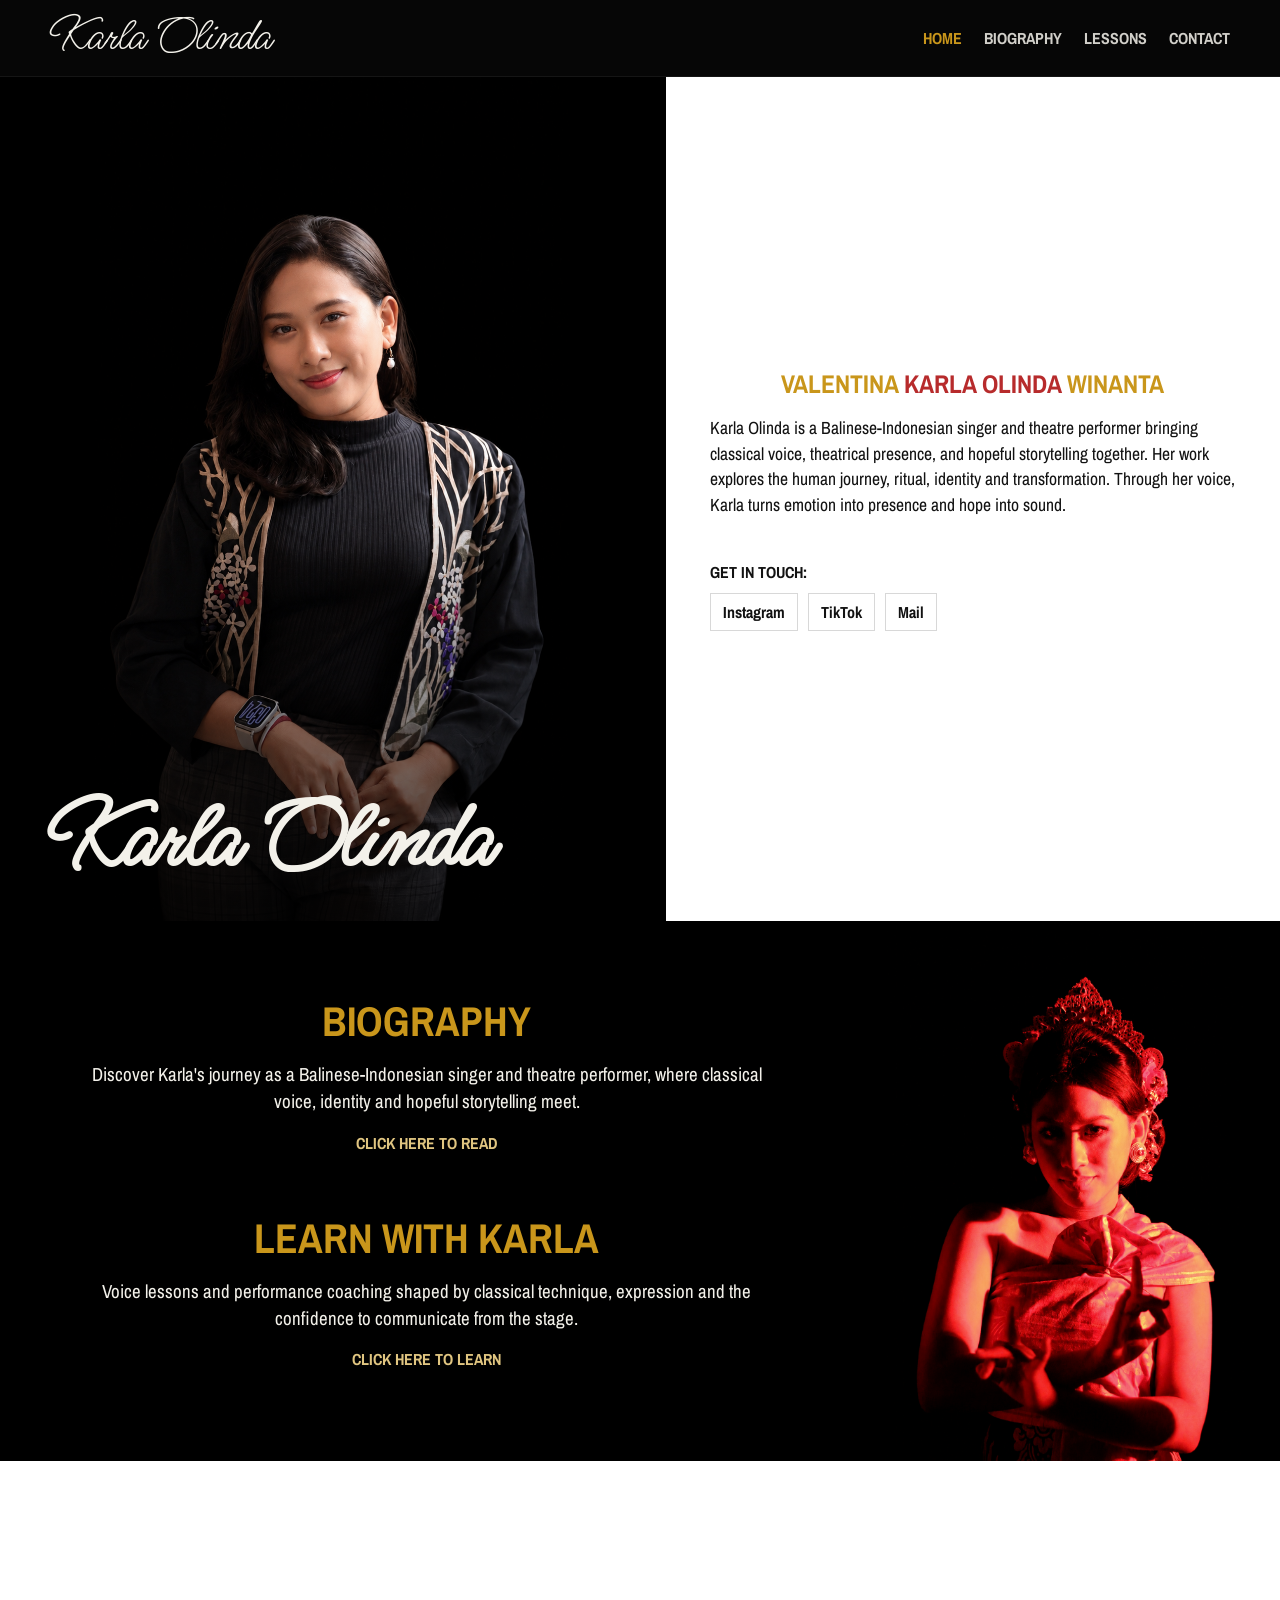
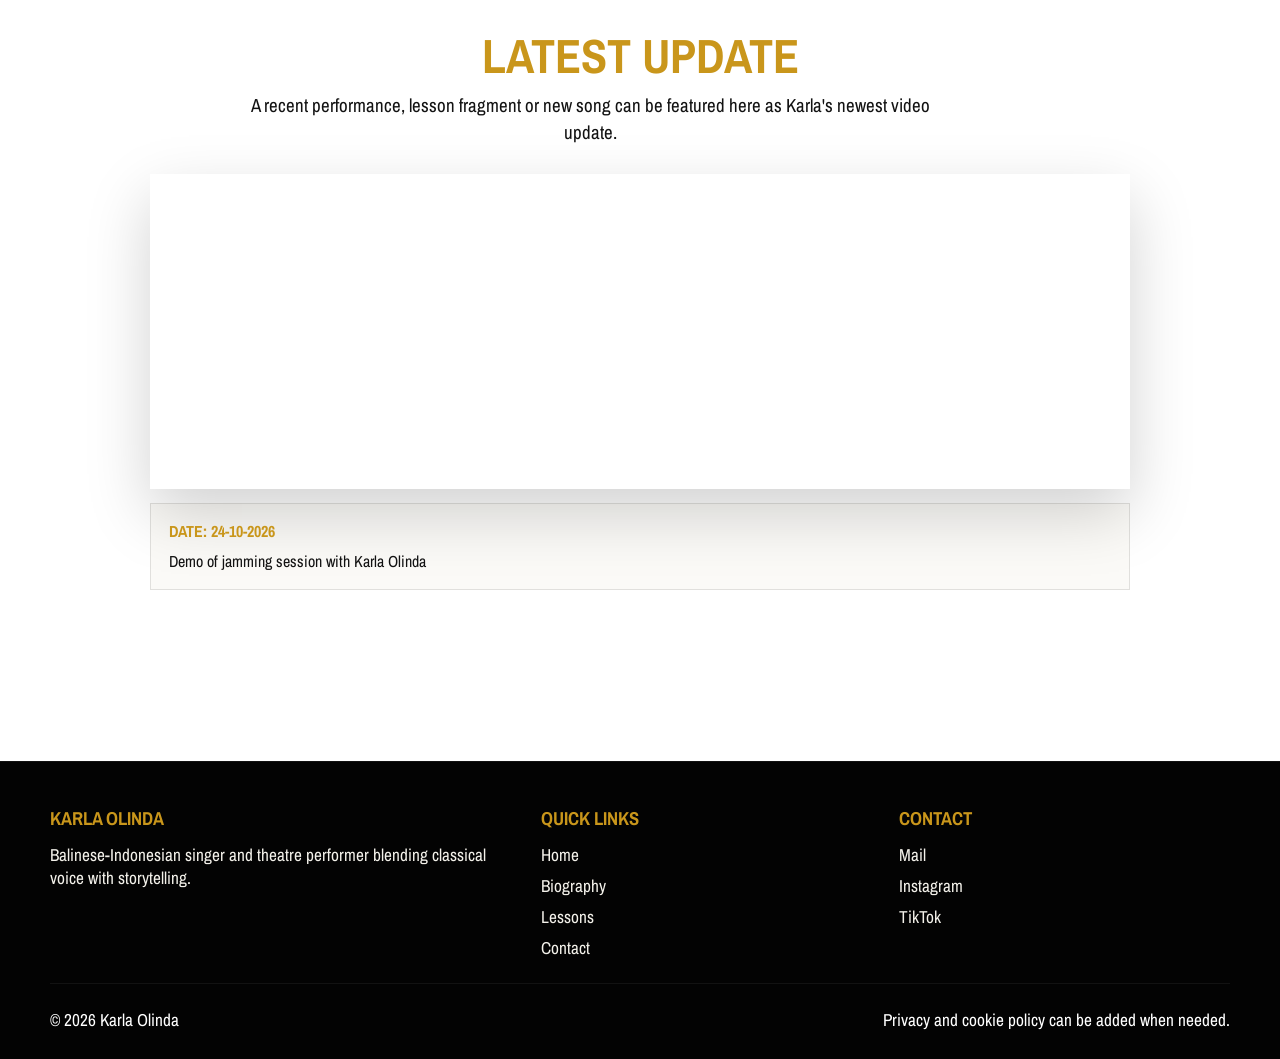
<file: index.html>
<!DOCTYPE html>
<html lang="en">
<head>
  <meta charset="UTF-8">
  <meta name="viewport" content="width=device-width, initial-scale=1.0">
  <title>Karla Olinda</title>
  <meta name="description" content="Official portfolio website for Karla Olinda, a Balinese-Indonesian singer and theatre performer.">
  <meta name="theme-color" content="#070707">
  <link rel="icon" type="image/svg+xml" href="/assets/images/ko-favicon.svg?v=20260722-1">
  <link rel="preconnect" href="https://fonts.googleapis.com">
  <link rel="preconnect" href="https://fonts.gstatic.com" crossorigin>
  <link href="https://fonts.googleapis.com/css2?family=Archivo+Narrow:wght@400;500;600;700&family=Ms+Madi&display=swap" rel="stylesheet">
  <link rel="stylesheet" href="assets/css/style.css?v=20261024-1">
  <link rel="stylesheet" href="assets/css/home.css?v=20261030-2">
</head>
<body class="page-home">
  <header class="site-header">
    <div class="container header-inner">
      <a class="brand" href="/">Karla Olinda</a>
      <button class="nav-toggle" type="button" aria-expanded="false" aria-controls="site-nav" aria-label="Open navigation">
        <span></span>
        <span></span>
        <span></span>
      </button>
      <nav class="site-nav" id="site-nav">
        <a href="/" aria-current="page">Home</a>
        <a href="/media" hidden data-temporarily-offline="media">Media</a>
        <a href="/biography">Biography</a>
        <a href="/lessons">Lessons</a>
        <a href="/events" hidden data-temporarily-offline="events">Projects &amp; Events</a>
        <a href="/contact">Contact</a>
      </nav>
    </div>
  </header>

  <main>
    <section class="hero">
      <div class="hero-panel hero-portrait">
        <div class="portrait-frame">
          <div class="diamond diamond-large"></div>
          <div class="diamond diamond-small"></div>
          <div class="portrait-placeholder" role="img" aria-label="Karla Olinda portrait image area"></div>
        </div>
        <h1>Karla Olinda</h1>
      </div>

      <div class="hero-panel hero-story">
        <div class="hero-copy">
          <p class="eyebrow">
            <span>Valentina</span>
            <span class="stage-name">Karla Olinda</span>
            <span>Winanta</span>
          </p>
          <p>
            Karla Olinda is a Balinese-Indonesian singer and theatre performer bringing
            classical voice, theatrical presence, and hopeful storytelling together. Her work
            explores the human journey, ritual, identity and transformation. Through her voice,
            Karla turns emotion into presence and hope into sound.
          </p>
        </div>

        <section class="showcase" aria-label="Featured media" hidden data-temporarily-offline="slideshow">
          <button class="showcase-arrow showcase-arrow-prev" type="button" aria-label="Previous slide">&#8249;</button>
          <div class="showcase-track" data-featured-track></div>
          <button class="showcase-arrow showcase-arrow-next" type="button" aria-label="Next slide">&#8250;</button>
        </section>

        <div class="social-row">
          <p>Get in touch:</p>
          <div class="social-links">
            <a href="https://www.instagram.com/karlalalind/" target="_blank" rel="noreferrer" aria-label="Instagram">Instagram</a>
            <a href="https://www.tiktok.com/@jovchante" target="_blank" rel="noreferrer" aria-label="TikTok">TikTok</a>
            <a href="mailto:info@karlaolinda.com?subject=Karla%20Olinda%20contact" aria-label="Email">Mail</a>
          </div>
        </div>
      </div>
    </section>

    <section class="home-grid">
      <div class="home-grid-copy">
        <article class="feature-block" id="media" hidden data-temporarily-offline="media">
          <h2><a href="/media" hidden data-temporarily-offline="media">Watch &amp; Listen</a></h2>
          <p>
            Explore selected videos, recordings and performance moments that reveal Karla's voice,
            theatrical presence and artistic world.
          </p>
          <a class="text-link" href="/media" hidden data-temporarily-offline="media">Click here to see</a>
        </article>

        <article class="feature-block" id="biography">
          <h2><a href="/biography">Biography</a></h2>
          <p>
            Discover Karla's journey as a Balinese-Indonesian singer and theatre performer,
            where classical voice, identity and hopeful storytelling meet.
          </p>
          <a class="text-link" href="/biography">Click here to read</a>
        </article>

        <article class="feature-block" id="lessons">
          <h2><a href="/lessons">Learn with Karla</a></h2>
          <p>
            Voice lessons and performance coaching shaped by classical technique,
            expression and the confidence to communicate from the stage.
          </p>
          <a class="text-link" href="/lessons">Click here to learn</a>
        </article>
      </div>

      <div class="home-grid-visual">
        <div class="stage-placeholder" role="img" aria-label="Karla Olinda performance image area"></div>
      </div>
    </section>

    <section class="latest-update" aria-labelledby="latest-update-title">
      <div class="container latest-update-inner">
        <div class="latest-update-copy">
          <h2 id="latest-update-title">Latest Update</h2>
          <p>
            A recent performance, lesson fragment or new song can be featured here as Karla's
            newest video update.
          </p>
        </div>
        <div class="latest-video-area">
          <div class="latest-video-frame">
            <iframe
              src="https://www.youtube-nocookie.com/embed/ZPlJo_EYKBw?rel=0"
              title="Demo of jamming session with Karla Olinda"
              width="560"
              height="315"
              loading="lazy"
              referrerpolicy="strict-origin-when-cross-origin"
              allow="accelerometer; autoplay; clipboard-write; encrypted-media; gyroscope; picture-in-picture; web-share"
              allowfullscreen>
            </iframe>
          </div>
          <div class="latest-video-details">
            <div class="latest-video-meta">
              <span>Date: 24-10-2026</span>
            </div>
            <p>Demo of jamming session with Karla Olinda</p>
          </div>
        </div>
      </div>
    </section>
  </main>

  <footer class="site-footer" id="contact">
    <div class="container footer-grid">
      <div>
        <h3>Karla Olinda</h3>
        <p>Balinese-Indonesian singer and theatre performer blending classical voice with storytelling.</p>
      </div>
      <div>
        <h3>Quick Links</h3>
        <a href="/">Home</a>
        <a href="/media" hidden data-temporarily-offline="media">Media</a>
        <a href="/biography">Biography</a>
        <a href="/lessons">Lessons</a>
        <a href="/events" hidden data-temporarily-offline="events">Projects &amp; Events</a>
        <a href="/contact">Contact</a>
      </div>
      <div>
        <h3>Contact</h3>
        <a href="mailto:info@karlaolinda.com?subject=Karla%20Olinda%20contact">Mail</a>
        <a href="https://www.instagram.com/karlalalind/" target="_blank" rel="noreferrer">Instagram</a>
        <a href="https://www.tiktok.com/@jovchante" target="_blank" rel="noreferrer">TikTok</a>
      </div>
    </div>
    <div class="container footer-meta">
      <p>&copy; <span data-year></span> Karla Olinda</p>
      <p>Privacy and cookie policy can be added when needed.</p>
    </div>
  </footer>

  <script src="assets/js/main.js?v=20261024-1"></script>
</body>
</html>
</file>
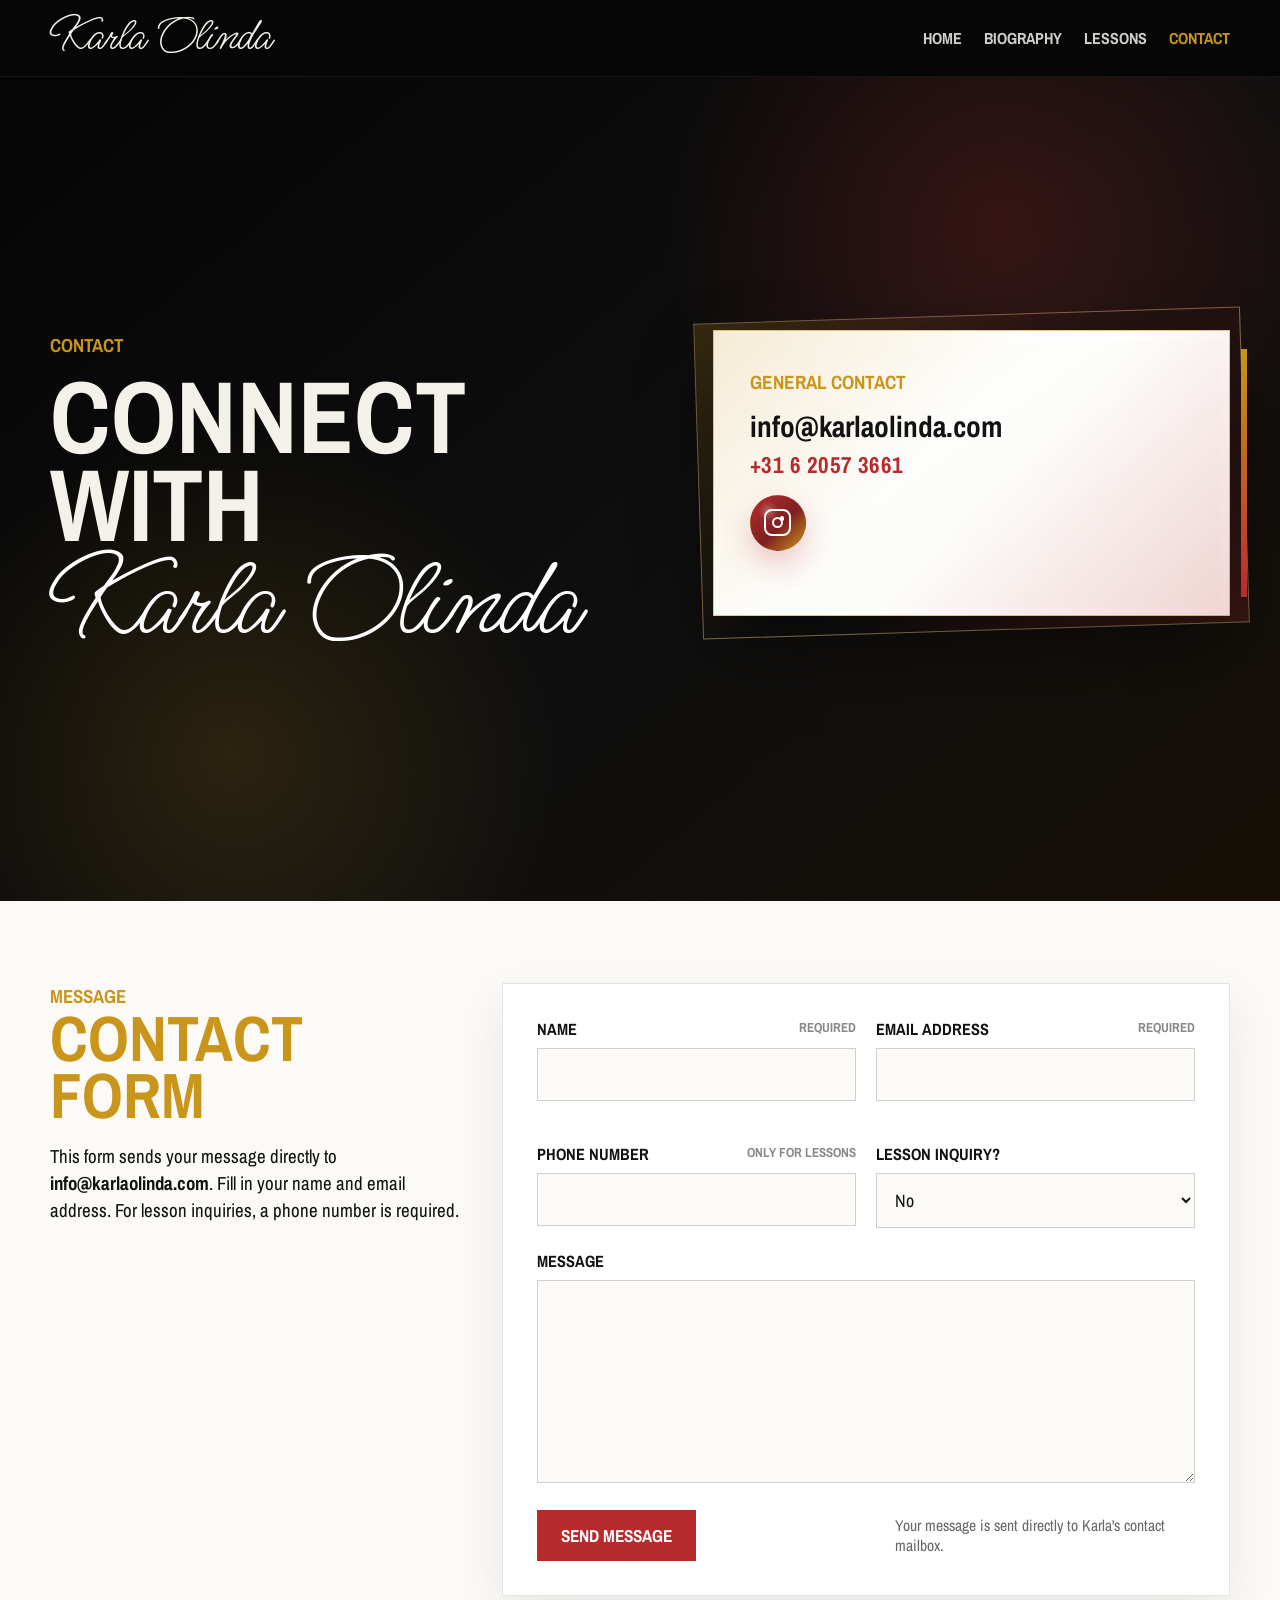
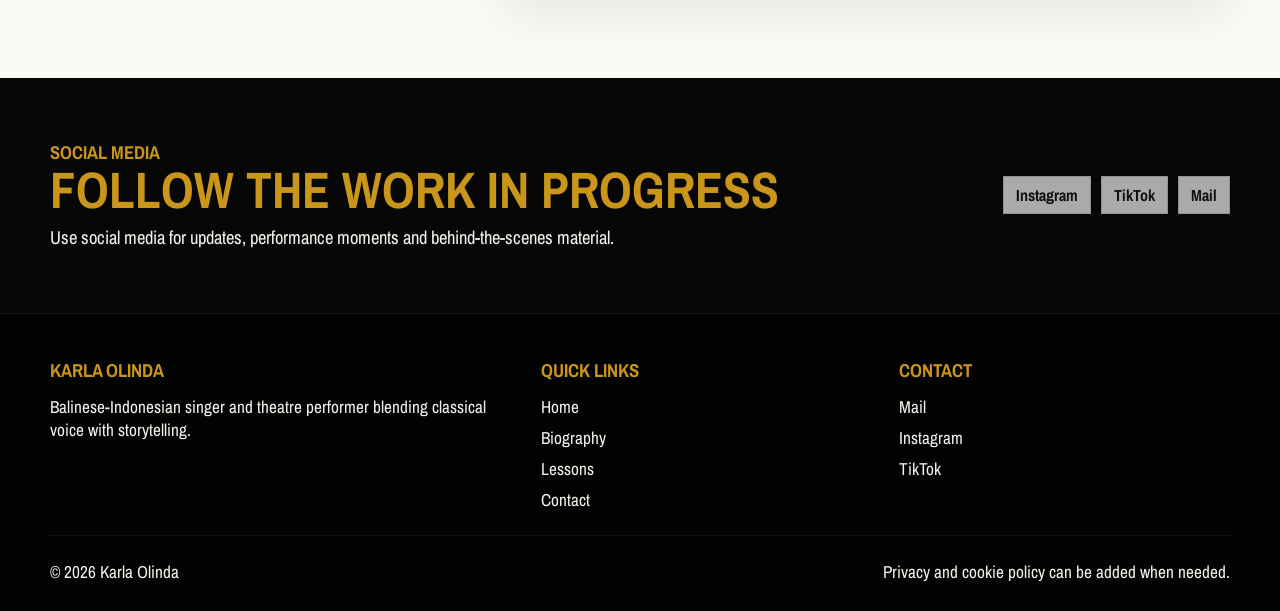
<file: contact.html>
<!DOCTYPE html>
<html lang="en">
<head>
  <meta charset="UTF-8">
  <meta name="viewport" content="width=device-width, initial-scale=1.0">
  <title>Contact | Karla Olinda</title>
  <meta name="description" content="Contact Karla Olinda for bookings, lessons, workshops, press inquiries and collaborations.">
  <meta name="theme-color" content="#070707">
  <link rel="icon" type="image/svg+xml" href="/assets/images/ko-favicon.svg?v=20260722-1">
  <link rel="preconnect" href="https://fonts.googleapis.com">
  <link rel="preconnect" href="https://fonts.gstatic.com" crossorigin>
  <link href="https://fonts.googleapis.com/css2?family=Archivo+Narrow:wght@400;500;600;700&family=Ms+Madi&display=swap" rel="stylesheet">
  <link rel="stylesheet" href="assets/css/style.css?v=20261024-1">
  <link rel="stylesheet" href="assets/css/contact.css?v=20260715-18">
</head>
<body class="page-contact">
  <header class="site-header">
    <div class="container header-inner">
      <a class="brand" href="/">Karla Olinda</a>
      <button class="nav-toggle" type="button" aria-expanded="false" aria-controls="site-nav" aria-label="Open navigation">
        <span></span>
        <span></span>
        <span></span>
      </button>
      <nav class="site-nav" id="site-nav">
        <a href="/">Home</a>
        <a href="/media" hidden data-temporarily-offline="media">Media</a>
        <a href="/biography">Biography</a>
        <a href="/lessons">Lessons</a>
        <a href="/events" hidden data-temporarily-offline="events">Projects &amp; Events</a>
        <a href="/contact" aria-current="page">Contact</a>
      </nav>
    </div>
  </header>

  <main class="contact-page">
    <section class="contact-hero">
      <div class="container contact-hero-inner">
        <div class="contact-hero-copy">
          <p class="section-kicker">Contact</p>
          <h1>Connect with <span>Karla Olinda</span></h1>
        </div>

        <aside class="contact-primary-card" aria-label="General contact details">
          <p>General contact</p>
          <div class="contact-card-details">
            <a class="contact-card-email" href="mailto:info@karlaolinda.com?subject=Karla%20Olinda%20contact">info@karlaolinda.com</a>
            <a class="contact-card-phone" href="tel:+31620573661">+31 6 2057 3661</a>
            <a class="contact-card-button" href="https://www.instagram.com/karlalalind/" target="_blank" rel="noreferrer" aria-label="Instagram">
              <span class="contact-instagram-icon" aria-hidden="true"></span>
            </a>
          </div>
        </aside>
      </div>
    </section>

    <section class="contact-form-section container" aria-label="Contact form">
      <div class="contact-form-intro">
        <p class="section-kicker">Message</p>
        <h2>Contact form</h2>
        <p>
          This form sends your message directly to <strong>info@karlaolinda.com</strong>. Fill in
          your name and email address. For lesson inquiries, a phone number is required.
        </p>
      </div>

      <form class="contact-form" action="https://formsubmit.co/ajax/info@karlaolinda.com" method="post" data-direct-contact-form novalidate>
        <input type="hidden" name="_subject" value="Karla Olinda website contact">
        <input type="hidden" name="_template" value="table">
        <input type="hidden" name="_captcha" value="false">
        <div class="form-grid">
          <div class="form-field">
            <label for="contact-name">Name <span>Required</span></label>
            <input id="contact-name" name="name" type="text" autocomplete="name" required data-contact-name>
          </div>

          <div class="form-field">
            <label for="contact-email">Email address <span>Required</span></label>
            <input id="contact-email" name="email" type="email" autocomplete="email" required data-contact-email>
          </div>

          <div class="form-field">
            <label for="contact-phone">Phone number <span data-phone-requirement>Required for lessons</span></label>
            <input id="contact-phone" name="phone" type="tel" autocomplete="tel" data-contact-phone>
          </div>

          <div class="form-field">
            <label for="contact-lessons">Lesson inquiry?</label>
            <select id="contact-lessons" name="lessonInquiry" data-contact-lessons>
              <option value="No">No</option>
              <option value="Yes">Yes</option>
              <option value="Not sure">Not sure</option>
            </select>
          </div>
        </div>

        <div class="form-field">
          <label for="contact-message">Message</label>
          <textarea id="contact-message" name="message" rows="7" data-contact-message></textarea>
        </div>

        <div class="form-field-hidden" aria-hidden="true">
          <label for="contact-website">Website</label>
          <input id="contact-website" name="website" type="text" tabindex="-1" autocomplete="off" data-contact-website>
        </div>

        <p class="form-error" data-contact-error hidden>Please fill in your name and email address. Phone number is required for lesson inquiries.</p>

        <div class="form-actions">
          <button class="contact-submit" type="submit" data-contact-submit>Send message</button>
          <p>Your message is sent directly to Karla's contact mailbox.</p>
        </div>
      </form>

      <div class="contact-success" data-contact-success hidden tabindex="-1">
        <p class="section-kicker">Message sent</p>
        <h2>Thank you</h2>
        <p>You will be contacted within 48 hours.</p>
      </div>
    </section>

    <section class="contact-social-section">
      <div class="container contact-social-inner">
        <div>
          <p class="section-kicker">Social media</p>
          <h2>Follow the work in progress</h2>
          <p>Use social media for updates, performance moments and behind-the-scenes material.</p>
        </div>
        <div class="social-links">
          <a href="https://www.instagram.com/karlalalind/" target="_blank" rel="noreferrer">Instagram</a>
          <a href="https://www.tiktok.com/@jovchante" target="_blank" rel="noreferrer">TikTok</a>
          <a href="mailto:info@karlaolinda.com?subject=Karla%20Olinda%20contact">Mail</a>
        </div>
      </div>
    </section>
  </main>

  <footer class="site-footer">
    <div class="container footer-grid">
      <div>
        <h3>Karla Olinda</h3>
        <p>Balinese-Indonesian singer and theatre performer blending classical voice with storytelling.</p>
      </div>
      <div>
        <h3>Quick Links</h3>
        <a href="/">Home</a>
        <a href="/media" hidden data-temporarily-offline="media">Media</a>
        <a href="/biography">Biography</a>
        <a href="/lessons">Lessons</a>
        <a href="/events" hidden data-temporarily-offline="events">Projects &amp; Events</a>
        <a href="/contact">Contact</a>
      </div>
      <div>
        <h3>Contact</h3>
        <a href="mailto:info@karlaolinda.com?subject=Karla%20Olinda%20contact">Mail</a>
        <a href="https://www.instagram.com/karlalalind/" target="_blank" rel="noreferrer">Instagram</a>
        <a href="https://www.tiktok.com/@jovchante" target="_blank" rel="noreferrer">TikTok</a>
      </div>
    </div>
    <div class="container footer-meta">
      <p>&copy; <span data-year></span> Karla Olinda</p>
      <p>Privacy and cookie policy can be added when needed.</p>
    </div>
  </footer>

  <script src="assets/js/main.js?v=20261024-1"></script>
  <script src="assets/js/contact.js?v=20260715-17"></script>
</body>
</html>
</file>
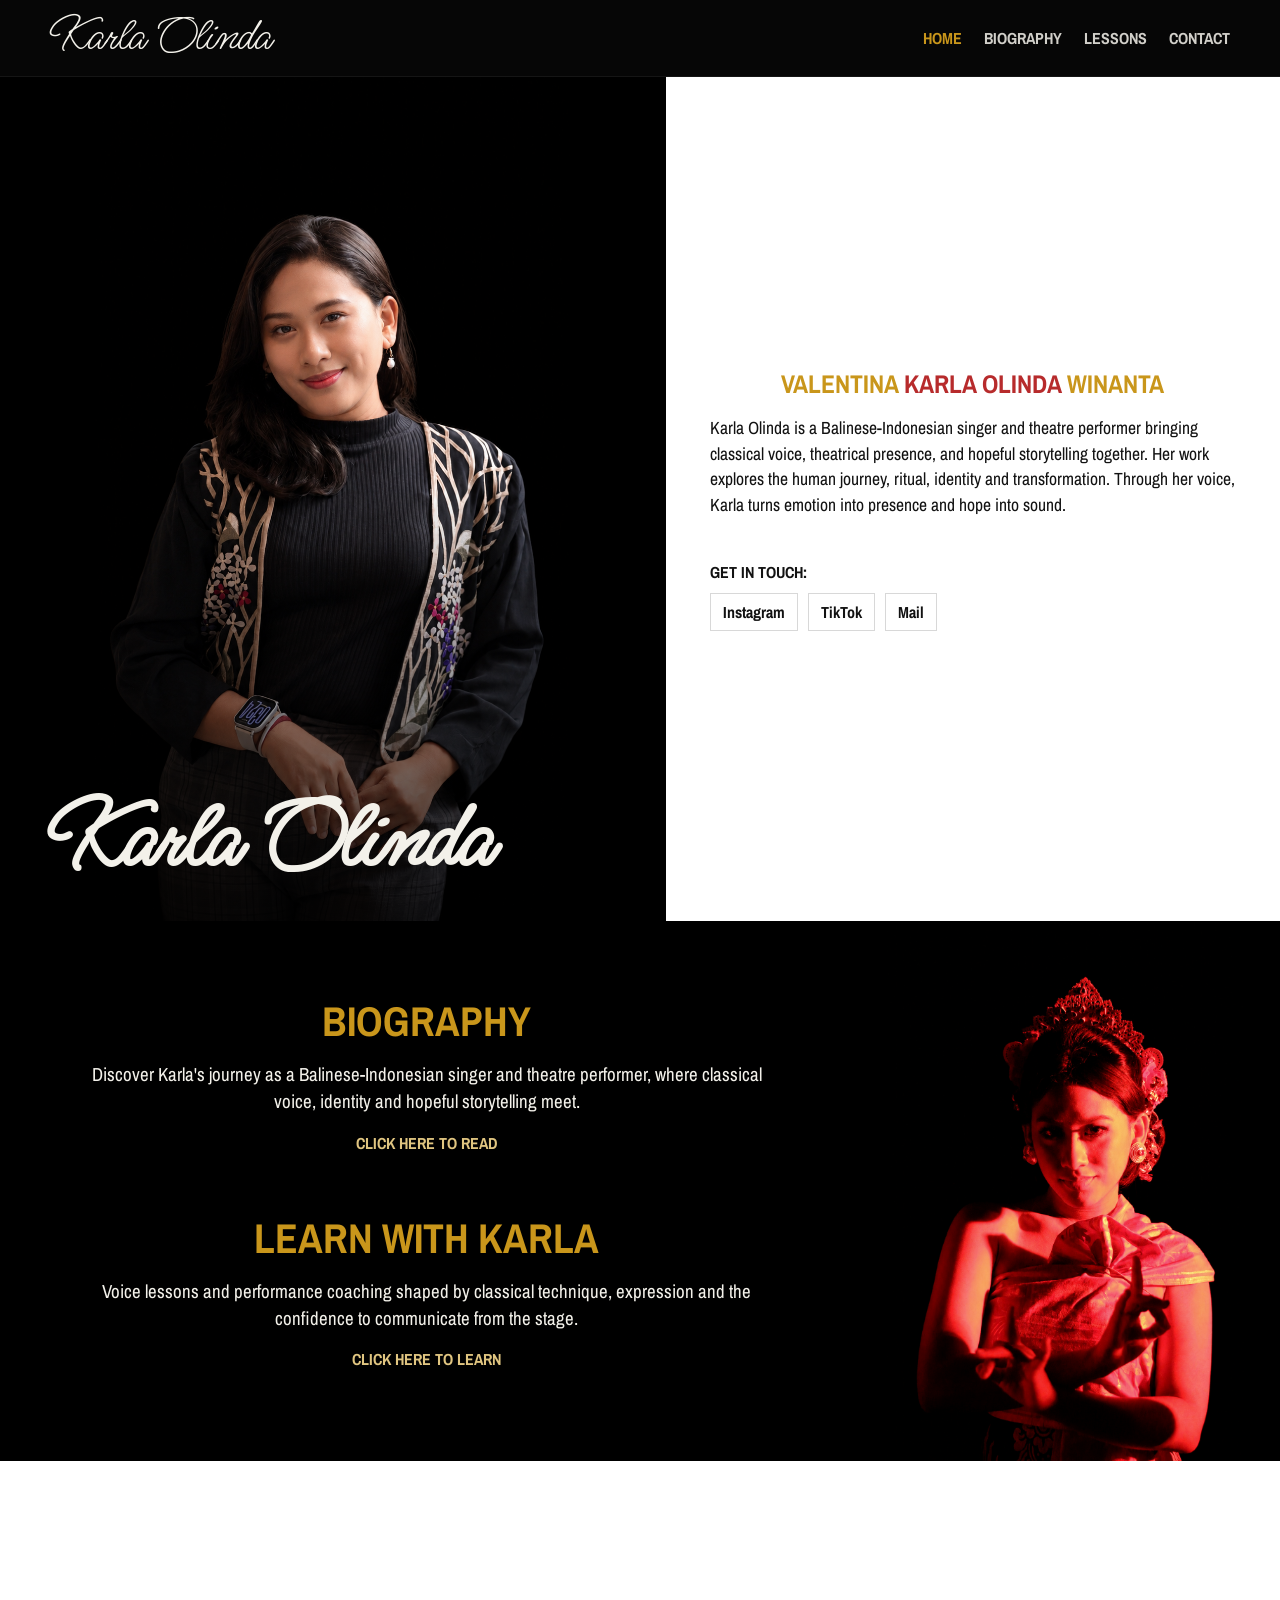
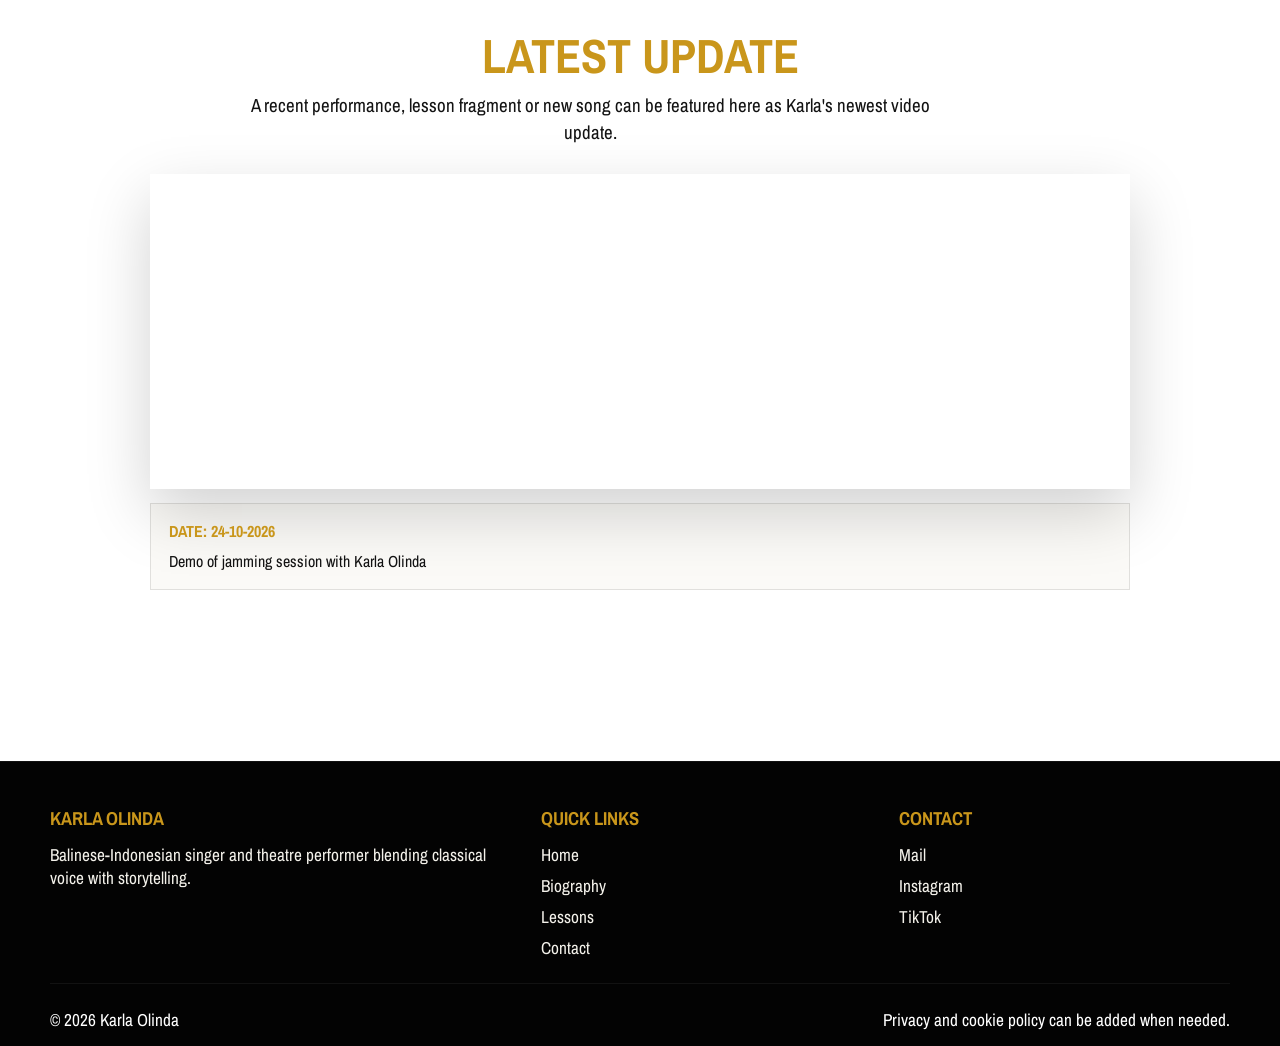
<file: events.html>
<!DOCTYPE html>
<html lang="en">
<head>
  <meta charset="UTF-8">
  <meta name="viewport" content="width=device-width, initial-scale=1.0">
  <!-- Temporary unpublishing: retain the page below for later reactivation. -->
  <meta name="robots" content="noindex, nofollow">
  <meta http-equiv="refresh" content="0;url=/">
  <title>Projects &amp; Events | Karla Olinda</title>
  <meta name="description" content="Projects, events, jury support and artistic evaluation by Karla Olinda.">
  <meta name="theme-color" content="#070707">
  <link rel="icon" type="image/svg+xml" href="/assets/images/ko-favicon.svg?v=20260722-1">
  <link rel="preconnect" href="https://fonts.googleapis.com">
  <link rel="preconnect" href="https://fonts.gstatic.com" crossorigin>
  <link href="https://fonts.googleapis.com/css2?family=Archivo+Narrow:wght@400;500;600;700&family=Ms+Madi&display=swap" rel="stylesheet">
  <link rel="stylesheet" href="assets/css/style.css?v=20261024-1">
  <link rel="stylesheet" href="assets/css/events.css?v=20260719-1">
</head>
<body class="page-events" hidden data-temporarily-offline="events">
  <header class="site-header">
    <div class="container header-inner">
      <a class="brand" href="/">Karla Olinda</a>
      <button class="nav-toggle" type="button" aria-expanded="false" aria-controls="site-nav" aria-label="Open navigation">
        <span></span>
        <span></span>
        <span></span>
      </button>
      <nav class="site-nav" id="site-nav">
        <a href="/">Home</a>
        <a href="/media" hidden data-temporarily-offline="media">Media</a>
        <a href="/biography">Biography</a>
        <a href="/lessons">Lessons</a>
        <a href="/events" aria-current="page" hidden data-temporarily-offline="events">Projects &amp; Events</a>
        <a href="/contact">Contact</a>
      </nav>
    </div>
  </header>

  <main class="events-page">
    <section class="events-hero" aria-labelledby="events-title">
      <div class="events-hero-overlay" aria-hidden="true"></div>
      <div class="container events-hero-inner">
        <p class="section-kicker">Projects &amp; Events</p>
        <h1 id="events-title">Projects &amp; <span>Events</span></h1>
        <p class="events-hero-line">Supporting organisations through music, education and artistic expertise.</p>
      </div>
    </section>

    <section class="events-offer-intro" aria-labelledby="offer-title">
      <div class="container events-intro-card">
        <figure class="events-panel-image events-offer-image" aria-label="Projects and events image area"></figure>
        <div class="events-intro-copy">
          <p class="section-kicker">What We Offer</p>
          <h2 id="offer-title">Meaningful musical initiatives for organisations</h2>
          <p>
            Karla is available for organisations looking to develop meaningful musical initiatives,
            educational programmes and cultural events. This can include one-time events, longer
            projects, jury work, artistic feedback or support in shaping a musical programme.
          </p>
        </div>
      </div>
    </section>

    <section class="event-support" aria-labelledby="event-support-title">
      <div class="container">
        <div class="events-section-heading">
          <p class="section-kicker">Event Support</p>
          <h2 id="event-support-title">Music-driven events with artistic care</h2>
          <p>
            For organisations that need more than a performer: Karla can support the artistic
            shape, musical direction and human experience around an event.
          </p>
        </div>

        <div class="events-service-grid">
          <article>
            <span>01</span>
            <h3>Vocal Competitions</h3>
            <p>Support with concept, musical structure, participant experience and artistic standards.</p>
          </article>
          <article>
            <span>02</span>
            <h3>Community Events</h3>
            <p>Music moments that bring singers, audiences and local communities together.</p>
          </article>
          <article>
            <span>03</span>
            <h3>Cultural Programmes</h3>
            <p>Programmes where performance, culture, education and storytelling meet.</p>
          </article>
          <article>
            <span>04</span>
            <h3>Artistic Event Support</h3>
            <p>Creative and practical support before, during and after a music-related event.</p>
          </article>
        </div>
      </div>
    </section>

    <section class="jury-evaluation" aria-labelledby="jury-title">
      <div class="container events-split">
        <div class="events-copy">
          <p class="section-kicker">Jury &amp; Artistic Evaluation</p>
          <h2 id="jury-title">Clear feedback for singers and competitions</h2>
          <p>
            Karla can support competitions, schools, festivals and music programmes where
            vocal quality, artistic development and stage presence need to be assessed with care.
          </p>
        </div>
        <div class="evaluation-list" aria-label="Jury and evaluation services">
          <span>Jury member</span>
          <span>Vocal assessment</span>
          <span>Artistic feedback</span>
          <span>Competition criteria</span>
          <span>Talent evaluation</span>
        </div>
      </div>
    </section>

    <section class="events-experience-brief" aria-labelledby="experience-title">
      <div class="container experience-brief-inner">
        <div>
          <p class="section-kicker">Experience</p>
          <h2 id="experience-title">A practical foundation</h2>
          <p>
            Karla's experience includes founding a music organisation, organising children's
            vocal competitions, developing evaluation systems and serving as a jury member.
          </p>
          <a class="events-button events-button-secondary" href="/media#projects-and-events" hidden data-temporarily-offline="media">Explore the gallery</a>
        </div>
        <figure class="events-panel-image events-experience-image" aria-label="Projects and events experience image area"></figure>
      </div>
    </section>

    <section class="events-cta" aria-labelledby="events-cta-title">
      <div class="container events-cta-inner">
        <p class="section-kicker">Collaboration</p>
        <h2 id="events-cta-title">Interested in working together?</h2>
        <a class="events-button" href="/contact">Contact</a>
      </div>
    </section>
  </main>

  <footer class="site-footer">
    <div class="container footer-grid">
      <div>
        <h3>Karla Olinda</h3>
        <p>Performer, educator and collaborator supporting musical projects and cultural events.</p>
      </div>
      <div>
        <h3>Quick Links</h3>
        <a href="/">Home</a>
        <a href="/media" hidden data-temporarily-offline="media">Media</a>
        <a href="/biography">Biography</a>
        <a href="/lessons">Lessons</a>
        <a href="/events" hidden data-temporarily-offline="events">Projects &amp; Events</a>
        <a href="/contact">Contact</a>
      </div>
      <div>
        <h3>Contact</h3>
        <a href="mailto:info@karlaolinda.com?subject=Karla%20Olinda%20projects%20and%20events%20inquiry">Mail</a>
        <a href="https://www.instagram.com/karlalalind/" target="_blank" rel="noreferrer">Instagram</a>
        <a href="https://www.tiktok.com/@jovchante" target="_blank" rel="noreferrer">TikTok</a>
      </div>
    </div>
    <div class="container footer-meta">
      <p>&copy; <span data-year></span> Karla Olinda</p>
      <p>Project details, dates and partner materials can be added when confirmed.</p>
    </div>
  </footer>

  <script src="assets/js/main.js?v=20261024-1"></script>
</body>
</html>
</file>
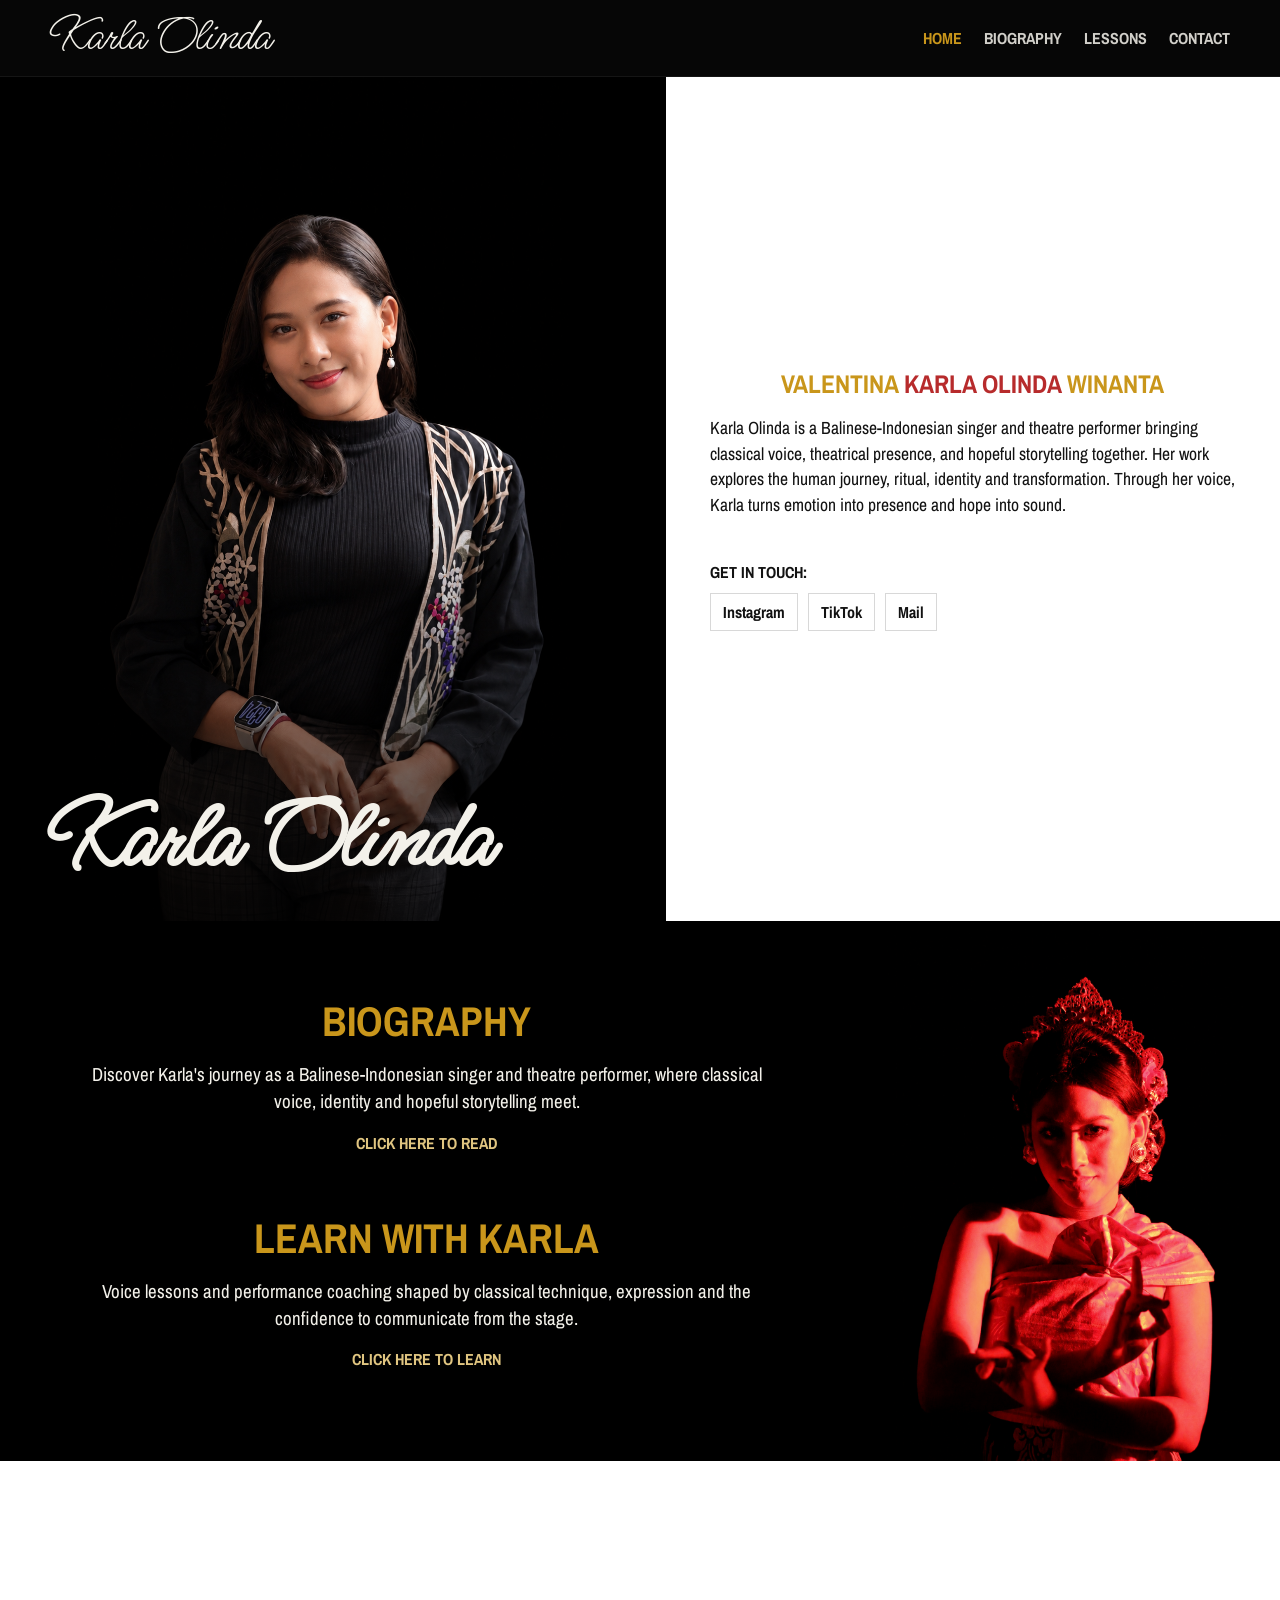
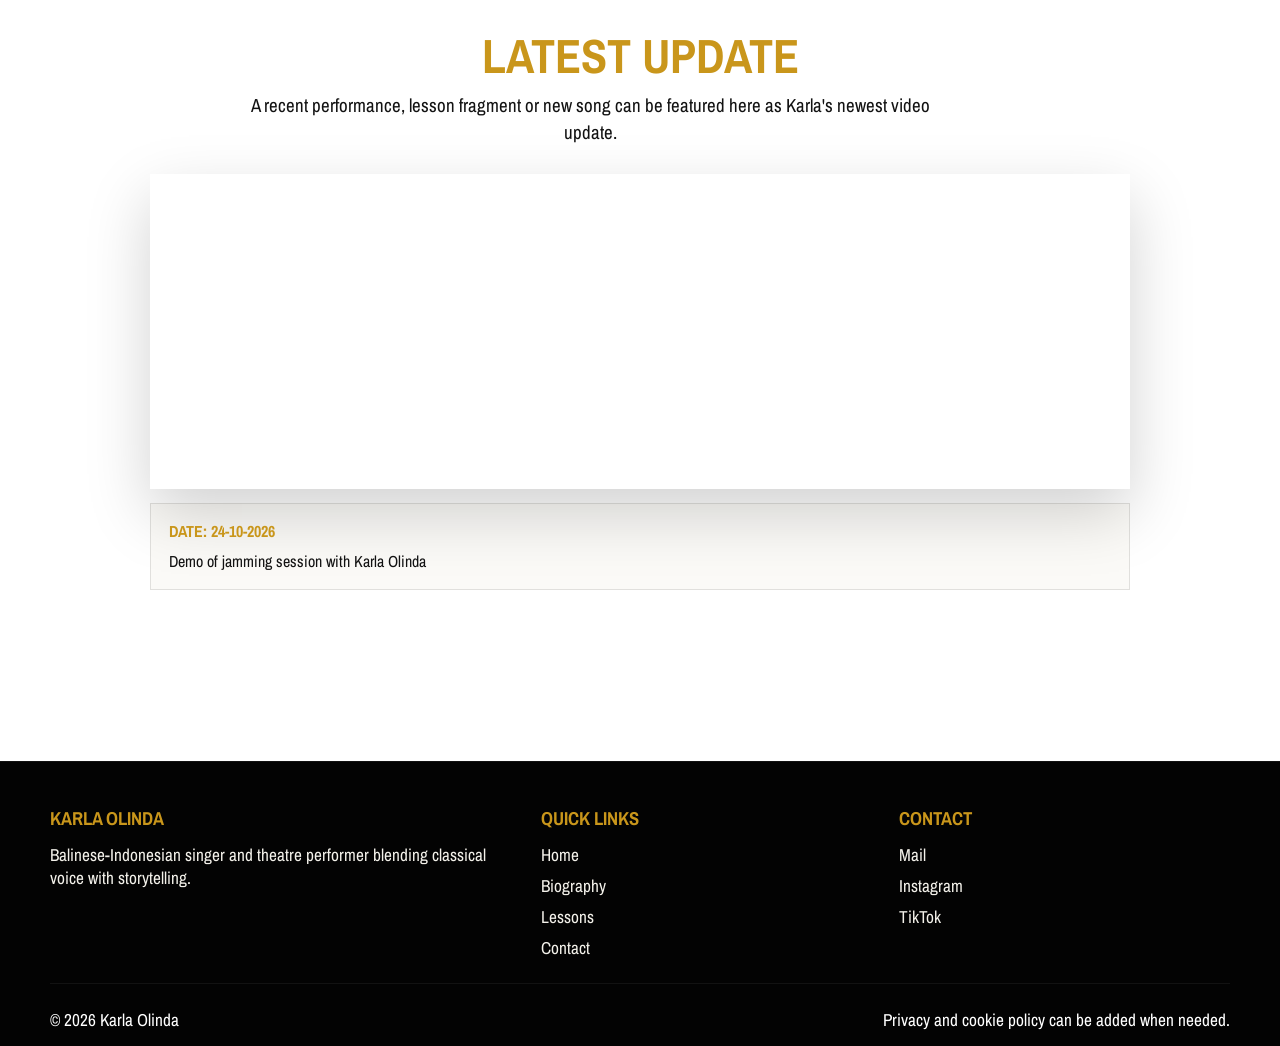
<file: media.html>
<!DOCTYPE html>
<html lang="en">
<head>
  <meta charset="UTF-8">
  <meta name="viewport" content="width=device-width, initial-scale=1.0">
  <!-- Temporary unpublishing: retain the page below for later reactivation. -->
  <meta name="robots" content="noindex, nofollow">
  <meta http-equiv="refresh" content="0;url=/">
  <title>Media | Karla Olinda</title>
  <meta name="description" content="Media portfolio for Karla Olinda.">
  <meta name="theme-color" content="#faf8f2">
  <link rel="icon" type="image/svg+xml" href="/assets/images/ko-favicon.svg?v=20260722-1">
  <link rel="preconnect" href="https://fonts.googleapis.com">
  <link rel="preconnect" href="https://fonts.gstatic.com" crossorigin>
  <link href="https://fonts.googleapis.com/css2?family=Archivo+Narrow:wght@400;500;600;700&family=Ms+Madi&display=swap" rel="stylesheet">
  <link rel="stylesheet" href="assets/css/style.css?v=20261024-1">
  <link rel="stylesheet" href="assets/css/media.css?v=20260718-3">
  <link rel="stylesheet" href="assets/css/media-modal.css?v=20260716-1">
</head>
<body class="page-media" hidden data-temporarily-offline="media">
  <header class="site-header site-header-light">
    <div class="container header-inner">
      <a class="brand" href="/">Karla Olinda</a>
      <button class="nav-toggle" type="button" aria-expanded="false" aria-controls="site-nav" aria-label="Open navigation">
        <span></span>
        <span></span>
        <span></span>
      </button>
      <nav class="site-nav" id="site-nav">
        <a href="/">Home</a>
        <a href="/media" aria-current="page" hidden data-temporarily-offline="media">Media</a>
        <a href="/biography">Biography</a>
        <a href="/lessons">Lessons</a>
        <a href="/events" hidden data-temporarily-offline="events">Projects &amp; Events</a>
        <a href="/contact">Contact</a>
      </nav>
    </div>
  </header>

  <main class="media-page">
    <section class="media-hero">
      <h1>Video Portfolios</h1>
      <p>Selected media, stage moments, interviews and project documentation.</p>
    </section>

    <section class="portfolio-grid container" data-portfolio-grid></section>
  </main>

  <footer class="site-footer site-footer-light">
    <div class="container footer-grid">
      <div>
        <h3>Karla Olinda</h3>
        <p>Selected media, stage moments and portfolio highlights.</p>
      </div>
      <div>
        <h3>Links</h3>
        <a href="/">Home</a>
        <a href="/media" hidden data-temporarily-offline="media">Media</a>
        <a href="/biography">Biography</a>
        <a href="/lessons">Lessons</a>
        <a href="/events" hidden data-temporarily-offline="events">Projects &amp; Events</a>
        <a href="/contact">Contact</a>
      </div>
      <div>
        <h3>Contact</h3>
        <a href="mailto:info@karlaolinda.com?subject=Karla%20Olinda%20contact">Mail</a>
        <a href="https://www.instagram.com/karlalalind/" target="_blank" rel="noreferrer">Instagram</a>
        <a href="https://www.tiktok.com/@jovchante" target="_blank" rel="noreferrer">TikTok</a>
      </div>
    </div>
    <div class="container footer-meta">
      <p>&copy; <span data-year></span> Karla Olinda</p>
      <p>Photography and design credits can be added when final assets are selected.</p>
    </div>
  </footer>

  <script src="assets/js/main.js?v=20261024-1"></script>
  <script src="assets/js/media-page.js?v=20260718-1"></script>
</body>
</html>
</file>
<file: assets/css/style.css>
:root {
  --bg-black: #070707;
  --bg-ink: #101010;
  --bg-light: #f8f7f3;
  --bg-paper: #fbfaf7;
  --text-light: #f3f1ea;
  --text-dark: #121212;
  --gold: #c9961b;
  --gold-soft: #e0c580;
  --artist-red: #b72b2c;
  --media-empty: #111;
  --line-dark: rgba(255, 255, 255, 0.06);
  --line-light: rgba(33, 33, 33, 0.12);
  --shadow-heavy: 0 24px 60px rgba(0, 0, 0, 0.4);
  --container: min(1180px, calc(100% - 32px));
  --font-main: "Archivo Narrow", "Arial Narrow", Arial, sans-serif;
  --font-script: "Ms Madi", cursive;
}

* {
  box-sizing: border-box;
}

/* Preserve unpublished content in source while keeping it out of every layout. */
[hidden][data-temporarily-offline] {
  display: none !important;
}

html {
  scroll-behavior: smooth;
}

body {
  margin: 0;
  font-family: var(--font-main);
  color: var(--text-light);
  background-color: var(--bg-black);
  --page-intro-image: linear-gradient(135deg, #19130b, #050505);
}

.page-home {
  --page-intro-image: url("../images/portrait.jpg");
}

.page-media {
  --page-intro-image: url("../images/media-intro.jpg");
}

.page-biography {
  --page-intro-image: url("../images/karla-bali-portrait.jpeg");
}

.page-lessons {
  --page-intro-image: url("../images/lessons-intro.jpg");
}

.page-events {
  --page-intro-image: url("../images/events-intro.jpg");
}

.page-contact {
  --page-intro-image: url("../images/contact-intro.jpg");
}

.page-intro {
  position: fixed;
  inset: 0;
  z-index: 10000;
  pointer-events: none;
  background-image:
    linear-gradient(180deg, rgba(5, 5, 5, 0.08), rgba(5, 5, 5, 0.22)),
    var(--page-intro-image),
    linear-gradient(135deg, #19130b, #050505);
  background-position: center;
  background-size: cover;
  background-repeat: no-repeat;
  animation: page-intro-fade 2.4s ease-in-out forwards;
}

@keyframes page-intro-fade {
  0%,
  42% {
    opacity: 1;
    filter: blur(0);
    visibility: visible;
  }

  99% {
    opacity: 0;
    filter: blur(8px);
    visibility: visible;
  }

  100% {
    opacity: 0;
    filter: blur(8px);
    visibility: hidden;
  }
}

img {
  display: block;
  max-width: 100%;
}

a {
  color: inherit;
  text-decoration: none;
}

button {
  font: inherit;
}

:focus-visible {
  outline: 2px solid var(--gold);
  outline-offset: 4px;
}

.container {
  width: var(--container);
  margin: 0 auto;
}

.site-header {
  position: sticky;
  top: 0;
  z-index: 30;
  backdrop-filter: blur(14px);
  background: rgba(7, 7, 7, 0.78);
  border-bottom: 1px solid var(--line-dark);
}

.site-header-light {
  background: rgba(250, 248, 242, 0.92);
  border-bottom-color: var(--line-light);
}

.header-inner {
  display: flex;
  align-items: center;
  justify-content: space-between;
  gap: 24px;
  min-height: 76px;
}

.brand {
  font-family: var(--font-script);
  font-size: 3rem;
  line-height: 1;
}

.site-header-light .brand,
.site-header-light .site-nav a,
.site-header-light .nav-toggle {
  color: var(--text-dark);
}

.site-nav {
  display: flex;
  align-items: center;
  gap: 22px;
  letter-spacing: 0;
  text-transform: uppercase;
  font-family: var(--font-main);
  font-weight: 700;
  font-size: 1rem;
}

.site-nav a {
  opacity: 0.86;
}

.site-nav a:hover,
.site-nav a[aria-current="page"] {
  color: var(--gold);
  opacity: 1;
}

.nav-toggle {
  display: none;
  background: transparent;
  border: 0;
  padding: 0;
  color: var(--text-light);
}

.nav-toggle span {
  display: block;
  width: 24px;
  height: 2px;
  margin: 5px 0;
  background: currentColor;
}

.hero {
  display: grid;
  grid-template-columns: minmax(300px, 1.04fr) minmax(340px, 0.96fr);
  min-height: calc(100svh - 56px);
}

.hero-panel {
  min-height: 584px;
}

.hero-portrait {
  position: relative;
  display: flex;
  flex-direction: column;
  justify-content: flex-end;
  overflow: hidden;
  padding: 64px 48px 36px;
  isolation: isolate;
  background: #050505;
}

.hero-portrait::before,
.hero-portrait::after {
  content: "";
  position: absolute;
  inset: 0;
  pointer-events: none;
}

.hero-portrait::before {
  z-index: -2;
  background-image: url("../images/portrait.jpg");
  background-position: center top;
  background-size: cover;
}

.hero-portrait::after {
  z-index: -1;
  background:
    linear-gradient(135deg, rgba(255, 255, 255, 0.03), transparent 34%),
    linear-gradient(180deg, rgba(0, 0, 0, 0.06) 0%, rgba(0, 0, 0, 0.12) 44%, rgba(0, 0, 0, 0.82) 100%);
}

.hero-portrait > * {
  position: relative;
  z-index: 1;
}

.portrait-frame {
  display: none;
}

.diamond {
  display: none;
  position: absolute;
  inset: 12% 12%;
  border: 1px solid rgba(255, 255, 255, 0.12);
  transform: rotate(45deg);
}

.diamond-small {
  inset: 26% 26%;
  border-color: rgba(255, 255, 255, 0.08);
}

.portrait-placeholder,
.stage-placeholder,
.portfolio-item-image {
  position: relative;
  overflow: hidden;
  background: var(--media-empty);
}

.portrait-placeholder {
  position: absolute;
  inset: 0;
  border-radius: 2px;
  background-color: var(--media-empty);
  background-image: url("../images/portrait.jpg");
  background-position: center;
  background-size: cover;
  box-shadow: var(--shadow-heavy);
}

.portrait-placeholder::after,
.stage-placeholder::after,
.portfolio-item-image::after,
.showcase-card::after {
  content: none;
}

.hero-portrait h1 {
  margin: 0;
  font-family: var(--font-script);
  font-size: 6rem;
  line-height: 0.9;
}

.hero-story {
  color: var(--text-dark);
  padding: 86px 44px 42px;
  background-color: var(--bg-paper);
}

.hero-copy {
  max-width: 540px;
  margin: 0 auto;
}

.eyebrow {
  margin: 0 0 14px;
  color: var(--gold);
  font-family: var(--font-main);
  font-weight: 700;
  letter-spacing: 0;
  text-transform: uppercase;
  font-size: 1.6rem;
  text-align: center;
}

.eyebrow .stage-name {
  color: var(--artist-red);
}

.hero-copy p:last-child {
  margin: 0;
  font-size: 1.1rem;
  line-height: 1.45;
}

.showcase {
  position: relative;
  margin: 34px -28px 28px;
  padding: 0 44px;
}

.showcase-track {
  display: flex;
  align-items: center;
  justify-content: center;
  min-height: 252px;
  gap: 0;
  overflow: visible;
  transition: opacity 180ms ease, transform 180ms ease;
}

.showcase-track.is-shifting-next {
  opacity: 0.74;
  transform: translateX(-42px);
}

.showcase-track.is-shifting-prev {
  opacity: 0.74;
  transform: translateX(42px);
}

.showcase-card {
  position: relative;
  width: 128px;
  aspect-ratio: 0.72;
  margin-left: -30px;
  border: 0;
  cursor: pointer;
  transition: transform 220ms ease, opacity 220ms ease, filter 220ms ease;
  background: var(--media-empty);
  box-shadow: 0 14px 28px rgba(0, 0, 0, 0.24);
}

.showcase-card.has-image,
.portfolio-item-image.has-image {
  background-image:
    linear-gradient(180deg, rgba(0, 0, 0, 0.02), rgba(0, 0, 0, 0.42)),
    var(--media-image);
  background-position: center;
  background-size: cover;
}

.showcase-card:first-child {
  margin-left: 0;
}

.showcase-card.is-center {
  transform: scale(1.18);
  z-index: 3;
}

.showcase-card.is-side {
  opacity: 0.48;
  filter: blur(0.5px);
  z-index: 1;
}

.showcase-card.is-far {
  opacity: 0.22;
  filter: blur(1.2px);
  z-index: 0;
}

.showcase-card.is-left {
  transform: perspective(600px) rotateY(28deg) scale(0.88);
}

.showcase-card.is-right {
  transform: perspective(600px) rotateY(-28deg) scale(0.88);
}

.showcase-card.is-far-left {
  transform: perspective(600px) rotateY(36deg) scale(0.72);
}

.showcase-card.is-far-right {
  transform: perspective(600px) rotateY(-36deg) scale(0.72);
}

.showcase-card-caption {
  position: absolute;
  left: 12px;
  right: 12px;
  bottom: 10px;
  font-family: var(--font-main);
  font-weight: 700;
  letter-spacing: 0;
  text-transform: uppercase;
  color: #fff;
  font-size: 0.82rem;
  text-shadow: 0 2px 10px rgba(0, 0, 0, 0.35);
}

.showcase-arrow {
  position: absolute;
  top: 50%;
  transform: translateY(-50%);
  width: 36px;
  height: 36px;
  border: 0;
  border-radius: 999px;
  background: rgba(255, 255, 255, 0.68);
  color: var(--text-dark);
  font-size: 1.7rem;
  line-height: 1;
  cursor: pointer;
}

.showcase-arrow-prev {
  left: 0;
}

.showcase-arrow-next {
  right: 0;
}

.social-row p {
  margin: 0 0 10px;
  font-family: var(--font-main);
  font-weight: 700;
  letter-spacing: 0;
  text-transform: uppercase;
}

.social-links {
  display: flex;
  flex-wrap: wrap;
  gap: 10px;
}

.social-links a {
  display: inline-flex;
  align-items: center;
  justify-content: center;
  min-width: 48px;
  height: 38px;
  padding: 0 12px;
  border: 1px solid rgba(17, 17, 17, 0.16);
  background: rgba(255, 255, 255, 0.66);
  color: var(--text-dark);
  font-family: var(--font-main);
  font-weight: 700;
  letter-spacing: 0;
}

.social-links a:hover,
.text-link:hover,
.site-footer a:hover {
  color: var(--gold);
}

.home-grid {
  display: grid;
  grid-template-columns: minmax(320px, 1.1fr) minmax(280px, 0.9fr);
}

.home-grid-copy {
  padding: 72px 40px 80px;
  background: var(--bg-black);
}

.feature-block {
  max-width: 680px;
  margin: 0 auto 56px;
  text-align: center;
}

.feature-block:last-child {
  margin-bottom: 0;
}

.feature-block h2,
.media-hero h1,
.portfolio-group h2 {
  margin: 0 0 12px;
  color: var(--gold);
  text-transform: uppercase;
  font-family: var(--font-main);
  font-weight: 700;
  font-size: 2.6rem;
  letter-spacing: 0;
}

.feature-block p {
  margin: 0;
  font-size: 1.18rem;
  line-height: 1.45;
}

.text-link {
  display: inline-block;
  margin-top: 16px;
  color: var(--gold-soft);
  font-family: var(--font-main);
  font-weight: 700;
  letter-spacing: 0;
  text-transform: uppercase;
}

.home-grid-visual {
  min-height: 540px;
}

.stage-placeholder {
  height: 100%;
  background-color: var(--media-empty);
  background-image: url("../images/stage.JPG");
  background-position: center;
  background-size: cover;
}

.media-page {
  min-height: 100vh;
  color: var(--text-dark);
  background-color: var(--bg-paper);
}

.media-hero {
  padding: 76px 16px 22px;
  text-align: center;
}

.media-hero h1 {
  margin-bottom: 8px;
  color: var(--text-dark);
  font-family: var(--font-script);
  text-transform: none;
  letter-spacing: 0;
  font-size: 5.8rem;
}

.media-hero p {
  max-width: 760px;
  margin: 0 auto;
  font-size: 1.2rem;
}

.portfolio-grid {
  display: grid;
  grid-template-columns: repeat(2, minmax(0, 1fr));
  gap: 48px 56px;
  padding-bottom: 80px;
  overflow: visible;
}

.portfolio-group h2 {
  margin-bottom: 16px;
  color: var(--gold);
  font-size: 1.45rem;
  text-align: center;
}

.portfolio-items {
  display: grid;
  grid-template-columns: repeat(3, minmax(0, 1fr));
  gap: 8px;
  overflow: visible;
}

.portfolio-item {
  display: block;
  position: relative;
  z-index: 0;
}

.portfolio-item:hover,
.portfolio-item:focus,
.portfolio-item:focus-within {
  z-index: 30;
}

.portfolio-item:focus {
  outline: none;
}

.portfolio-item-image {
  aspect-ratio: 1.1;
  box-shadow: 0 8px 24px rgba(0, 0, 0, 0.14);
  transition: box-shadow 180ms ease, transform 180ms ease;
  transform-origin: center;
}

.portfolio-item:hover .portfolio-item-image,
.portfolio-item:focus .portfolio-item-image,
.portfolio-item:focus-within .portfolio-item-image {
  box-shadow: 0 26px 56px rgba(0, 0, 0, 0.34);
  transform: scale(1.78);
}

.portfolio-item-title {
  position: absolute;
  inset: auto 10px 10px 10px;
  color: rgba(255, 255, 255, 0.85);
  font-family: var(--font-main);
  font-weight: 700;
  letter-spacing: 0;
  text-transform: uppercase;
  font-size: 0.78rem;
  transition: opacity 180ms ease, transform 180ms ease;
  z-index: 2;
}

.portfolio-item-details {
  position: absolute;
  inset: auto 0 0 0;
  padding: 12px;
  color: #fff;
  background: linear-gradient(180deg, rgba(0, 0, 0, 0), rgba(0, 0, 0, 0.88) 34%);
  opacity: 0;
  transform: translateY(10px);
  transition: opacity 180ms ease, transform 180ms ease;
  z-index: 3;
}

.portfolio-item:hover .portfolio-item-title,
.portfolio-item:focus .portfolio-item-title,
.portfolio-item:focus-within .portfolio-item-title {
  opacity: 0;
  transform: translateY(8px);
}

.portfolio-item:hover .portfolio-item-details,
.portfolio-item:focus .portfolio-item-details,
.portfolio-item:focus-within .portfolio-item-details {
  opacity: 1;
  transform: translateY(0);
}

.portfolio-item-meta {
  display: flex;
  justify-content: space-between;
  gap: 8px;
  font-size: 0.75rem;
  font-weight: 700;
  text-transform: uppercase;
}

.portfolio-item-details p {
  margin: 6px 0 0;
  font-size: 0.88rem;
  line-height: 1.2;
}

.contact-page {
  min-height: 100vh;
  color: var(--text-dark);
  background: var(--bg-paper);
}

.contact-hero {
  display: flex;
  align-items: center;
  min-height: calc(100svh - 76px);
  padding: 58px 0 54px;
  color: var(--text-light);
  background:
    radial-gradient(circle at 78% 18%, rgba(183, 43, 44, 0.24), transparent 28%),
    radial-gradient(circle at 18% 82%, rgba(201, 150, 27, 0.16), transparent 26%),
    linear-gradient(140deg, #050505 0%, #0f0f0f 58%, #171008 100%);
}

.contact-hero-inner {
  display: grid;
  grid-template-columns: minmax(0, 1.08fr) minmax(280px, 0.92fr);
  gap: 56px;
  align-items: center;
}

.section-kicker {
  margin: 0 0 14px;
  color: var(--gold);
  font-family: var(--font-main);
  font-weight: 700;
  letter-spacing: 0;
  text-transform: uppercase;
  font-size: 1.18rem;
}

.contact-hero h1 {
  max-width: 780px;
  margin: 0;
  font-family: var(--font-main);
  font-size: clamp(3.6rem, 8vw, 8rem);
  font-weight: 700;
  line-height: 0.86;
  text-transform: uppercase;
}

.contact-hero h1 span {
  display: block;
  margin-top: 12px;
  color: #fff;
  font-family: var(--font-script);
  font-size: clamp(4.4rem, 9vw, 8.8rem);
  font-weight: 400;
  line-height: 0.78;
  text-transform: none;
}

.contact-primary-card {
  position: relative;
  isolation: isolate;
  min-height: 286px;
  padding: 38px 36px 34px;
  color: var(--text-dark);
  background:
    linear-gradient(145deg, rgba(255, 255, 255, 0.94), rgba(251, 250, 247, 0.98)),
    var(--bg-paper);
  border: 1px solid rgba(201, 150, 27, 0.5);
  box-shadow:
    0 32px 70px rgba(0, 0, 0, 0.44),
    inset 0 0 0 8px rgba(255, 255, 255, 0.45);
  transform: translateY(-18px);
}

.contact-primary-card::before,
.contact-primary-card::after {
  content: "";
  position: absolute;
  pointer-events: none;
}

.contact-primary-card::before {
  inset: -16px;
  z-index: -2;
  border: 1px solid rgba(224, 197, 128, 0.42);
  background:
    linear-gradient(135deg, rgba(201, 150, 27, 0.2), transparent 42%),
    linear-gradient(315deg, rgba(183, 43, 44, 0.2), transparent 46%);
  transform: rotate(-1.8deg);
}

.contact-primary-card::after {
  top: 18px;
  right: -18px;
  bottom: 18px;
  width: 6px;
  background: linear-gradient(180deg, var(--gold), var(--artist-red));
}

.contact-primary-card p {
  margin: 0 0 18px;
  color: var(--gold);
  font-weight: 700;
  text-transform: uppercase;
  font-size: 1.2rem;
}

.contact-primary-card a {
  display: block;
  margin-bottom: 22px;
  color: var(--text-dark);
  font-size: clamp(2.2rem, 4vw, 4.2rem);
  font-weight: 700;
  line-height: 0.95;
  word-break: break-word;
}

.contact-primary-card a:hover {
  color: var(--artist-red);
}

.contact-primary-card span {
  display: block;
  max-width: 340px;
  font-size: 1.12rem;
  line-height: 1.35;
}

.contact-form-section {
  display: grid;
  grid-template-columns: minmax(260px, 0.72fr) minmax(0, 1.28fr);
  gap: 42px;
  align-items: start;
  padding: 82px 0;
}

.contact-form-intro {
  position: sticky;
  top: 112px;
}

.contact-form-intro h2 {
  margin: 0 0 18px;
  color: var(--gold);
  font-size: clamp(3rem, 5vw, 5.2rem);
  line-height: 0.9;
  text-transform: uppercase;
}

.contact-form-intro p {
  margin: 0;
  font-size: 1.18rem;
  line-height: 1.42;
}

.contact-form {
  padding: 34px;
  border: 1px solid var(--line-light);
  background: #fff;
  box-shadow: 0 18px 48px rgba(0, 0, 0, 0.08);
}

.form-grid {
  display: grid;
  grid-template-columns: repeat(2, minmax(0, 1fr));
  gap: 20px;
}

.form-field {
  margin-bottom: 22px;
}

.form-field label {
  display: flex;
  justify-content: space-between;
  gap: 14px;
  margin-bottom: 8px;
  color: var(--text-dark);
  font-weight: 700;
  text-transform: uppercase;
  font-size: 1.02rem;
}

.form-field label span {
  color: rgba(18, 18, 18, 0.5);
  font-size: 0.82rem;
}

.form-field input,
.form-field select,
.form-field textarea {
  width: 100%;
  border: 1px solid rgba(18, 18, 18, 0.18);
  border-radius: 0;
  padding: 13px 14px;
  color: var(--text-dark);
  background: #fbfaf7;
  font-family: var(--font-main);
  font-size: 1.12rem;
}

.form-field textarea {
  min-height: 184px;
  resize: vertical;
}

.form-field input:focus,
.form-field select:focus,
.form-field textarea:focus {
  outline: 2px solid var(--gold);
  outline-offset: 2px;
  border-color: transparent;
}

.form-field.is-invalid input,
.form-field.is-invalid select,
.form-field.is-invalid textarea {
  border-color: var(--artist-red);
  background: rgba(183, 43, 44, 0.06);
}

.form-error {
  margin: -2px 0 20px;
  color: var(--artist-red);
  font-weight: 700;
  font-size: 1.02rem;
}

.form-actions {
  display: flex;
  align-items: center;
  justify-content: space-between;
  gap: 22px;
}

.contact-submit {
  border: 0;
  padding: 14px 24px;
  color: #fff;
  background: var(--artist-red);
  cursor: pointer;
  font-family: var(--font-main);
  font-weight: 700;
  text-transform: uppercase;
  font-size: 1.08rem;
}

.contact-submit:hover {
  background: var(--gold);
}

.form-actions p {
  max-width: 300px;
  margin: 0;
  color: rgba(18, 18, 18, 0.64);
  font-size: 0.98rem;
  line-height: 1.25;
}

.contact-social-section {
  padding: 62px 0;
  color: var(--text-light);
  background: var(--bg-black);
}

.contact-social-inner {
  display: grid;
  grid-template-columns: minmax(0, 1fr) auto;
  gap: 32px;
  align-items: center;
}

.contact-social-inner h2 {
  margin: 0 0 10px;
  color: var(--gold);
  font-size: clamp(2.2rem, 4vw, 4.2rem);
  line-height: 0.95;
  text-transform: uppercase;
}

.contact-social-inner p {
  max-width: 620px;
  margin: 0;
  font-size: 1.16rem;
  line-height: 1.4;
}

.site-footer {
  padding: 44px 0 20px;
  border-top: 1px solid var(--line-dark);
  background: #030303;
}

.site-footer-light {
  border-top-color: var(--line-light);
  background: rgba(250, 248, 242, 0.95);
  color: var(--text-dark);
}

.footer-grid {
  display: grid;
  grid-template-columns: 1.4fr 1fr 1fr;
  gap: 28px;
}

.site-footer h3 {
  margin: 0 0 12px;
  color: var(--gold);
  font-family: var(--font-main);
  font-weight: 700;
  letter-spacing: 0;
  text-transform: uppercase;
}

.site-footer p,
.site-footer a {
  display: block;
  margin: 0 0 8px;
  font-size: 1.08rem;
}

.footer-meta {
  display: flex;
  justify-content: space-between;
  gap: 16px;
  padding-top: 24px;
  margin-top: 16px;
  border-top: 1px solid var(--line-dark);
}

.site-footer-light .footer-meta {
  border-top-color: var(--line-light);
}

@media (max-width: 980px) {
  .hero,
  .home-grid,
  .portfolio-grid,
  .contact-hero-inner,
  .contact-form-section,
  .contact-social-inner,
  .footer-grid {
    grid-template-columns: 1fr;
  }

  .hero-story,
  .hero-portrait,
  .home-grid-copy {
    padding-left: 24px;
    padding-right: 24px;
  }

  .home-grid-visual {
    min-height: 440px;
  }

  .contact-primary-card {
    max-width: 560px;
  }

  .hero-panel {
    min-height: auto;
  }

  .hero-portrait {
    min-height: 620px;
  }
}

@media (max-width: 760px) {
  .nav-toggle {
    display: block;
  }

  .site-nav {
    position: absolute;
    top: 76px;
    right: 16px;
    left: 16px;
    display: none;
    flex-direction: column;
    align-items: flex-start;
    gap: 14px;
    padding: 18px;
    border: 1px solid var(--line-dark);
    background: rgba(7, 7, 7, 0.96);
  }

  .site-header-light .site-nav {
    border-color: var(--line-light);
    background: rgba(250, 248, 242, 0.98);
  }

  .site-nav.is-open {
    display: flex;
  }

  .showcase {
    margin-left: -18px;
    margin-right: -18px;
    padding: 0 26px;
  }

  .showcase-card {
    width: 96px;
    margin-left: -34px;
  }

  .brand {
    font-size: 2.45rem;
  }

  .hero-portrait h1 {
    font-size: 4.75rem;
  }

  .feature-block h2,
  .media-hero h1,
  .portfolio-group h2 {
    font-size: 2.15rem;
  }

  .media-hero h1 {
    font-size: 4rem;
  }

  .portfolio-items {
    grid-template-columns: repeat(2, minmax(0, 1fr));
  }

  .contact-hero {
    min-height: auto;
    padding: 58px 0 54px;
  }

  .contact-form-section {
    grid-template-columns: 1fr;
    padding: 48px 0;
  }

  .contact-form-intro {
    position: static;
  }

  .form-grid {
    grid-template-columns: 1fr;
    gap: 0;
  }

  .form-actions {
    align-items: flex-start;
    flex-direction: column;
  }

  .footer-meta {
    flex-direction: column;
  }

  .contact-primary-card {
    transform: none;
  }

  .contact-primary-card::before {
    inset: -10px;
  }
}

@media (max-width: 520px) {
  .hero-story {
    padding-top: 54px;
  }

  .hero-portrait {
    min-height: 540px;
  }

  .showcase-track {
    min-height: 180px;
  }

  .showcase-card {
    width: 78px;
    margin-left: -30px;
  }

  .portfolio-items {
    grid-template-columns: 1fr 1fr;
  }

  .contact-form {
    padding: 22px;
  }

  .contact-primary-card {
    padding: 24px;
  }

  .contact-primary-card::after {
    right: -10px;
  }
}

@media (prefers-reduced-motion: reduce) {
  *,
  *::before,
  *::after {
    scroll-behavior: auto !important;
    transition-duration: 0.01ms !important;
    animation-duration: 0.01ms !important;
    animation-iteration-count: 1 !important;
  }
}
</file>
<file: assets/css/home.css>
.page-home .page-intro {
  bottom: -4vh;
  background-color: #000;
  background-image:
    linear-gradient(180deg, rgba(5, 5, 5, 0.08), rgba(5, 5, 5, 0.22)),
    var(--page-intro-image),
    linear-gradient(#000, #000);
  background-position: center, center 22%, center;
  background-size: cover, auto 160%, cover;
  transform: translateY(-4vh);
}

@media (max-aspect-ratio: 3 / 4) {
  .page-home .page-intro {
    bottom: 0;
    background-position: center;
    background-size: cover, contain, cover;
    transform: none;
  }
}

.hero-portrait {
  position: relative;
  overflow: hidden;
  isolation: isolate;
  background: #000;
}

.hero-portrait::before,
.hero-portrait::after {
  content: "";
  position: absolute;
  inset: 0;
  pointer-events: none;
}

.hero-portrait::before {
  z-index: -2;
  background-image: url("../images/portrait.jpg");
  background-position: center top;
  background-repeat: no-repeat;
  background-size: auto 100%;
}

.hero-portrait::after {
  z-index: -1;
  background: linear-gradient(180deg, rgba(0, 0, 0, 0) 48%, rgba(0, 0, 0, 0.82) 100%);
}

.hero-portrait > * {
  position: relative;
  z-index: 1;
}

.portrait-frame {
  display: none;
}

.hero-story {
  display: flex;
  flex-direction: column;
  justify-content: center;
  padding-block: 64px;
  background-color: #fff;
}

.hero-story .hero-copy,
.hero-story .social-row {
  width: 100%;
}

.hero-story .social-row {
  max-width: 540px;
  margin: 44px auto 0;
}

.home-grid {
  grid-template-columns: minmax(0, 2fr) minmax(260px, 1fr);
  background: #000;
}

.home-grid-copy,
.home-grid-visual {
  background: #000;
}

.stage-placeholder {
  background-color: #000;
  background-image: url("../images/stage.png?v=20260715-9");
  background-position: center;
  background-repeat: no-repeat;
  background-size: contain;
}

.latest-update {
  display: flex;
  align-items: center;
  min-height: 100svh;
  padding: 88px 0;
  color: var(--text-dark);
  background: #fff;
}

.latest-update-inner {
  display: flex;
  flex-direction: column;
  gap: 28px;
  align-items: stretch;
}

.latest-update h2 {
  margin: 0 0 12px;
  color: var(--gold);
  font-family: var(--font-main);
  font-size: 3rem;
  font-weight: 700;
  line-height: 1;
  text-transform: uppercase;
}

.latest-update p {
  max-width: 680px;
  margin: 0;
  font-size: 1.18rem;
  line-height: 1.45;
}

.latest-update-copy {
  max-width: 780px;
  text-align: center;
}

.latest-update-copy,
.latest-video-area {
  width: min(980px, 100%);
  margin: 0 auto;
}

.latest-video-frame {
  display: flex;
  justify-content: center;
}

.latest-video-title {
  margin: 0 0 14px;
  color: var(--text-dark);
  font-size: 1.5rem;
  line-height: 1.2;
  text-align: center;
}

.latest-video-frame iframe {
  display: block;
  width: min(100%, 133.333svh);
  aspect-ratio: 16 / 9;
  border: 0;
  box-shadow: 0 24px 60px rgba(0, 0, 0, 0.18);
}

.latest-video-details {
  margin-top: 14px;
  padding: 16px 18px;
  color: var(--text-dark);
  background: var(--bg-paper);
  border: 1px solid var(--line-light);
}

.latest-video-meta {
  display: flex;
  flex-wrap: wrap;
  justify-content: space-between;
  gap: 10px 18px;
  color: var(--gold);
  font-weight: 700;
  text-transform: uppercase;
}

.latest-video-details p {
  max-width: none;
  margin-top: 8px;
  font-size: 1rem;
}

.latest-video-details a {
  color: var(--artist-red);
  text-decoration: underline;
  text-underline-offset: 3px;
}

.latest-video-details a:hover {
  color: var(--text-dark);
}

.site-footer {
  background: #030303;
  border-top-color: var(--line-dark);
  color: var(--text-light);
}

.site-footer h3 {
  color: var(--gold);
}

.site-footer p,
.site-footer a {
  color: var(--text-light);
}

.site-footer a:hover {
  color: var(--artist-red);
}

.site-footer .footer-meta {
  padding-top: 24px;
  background: transparent;
  border-top: 1px solid var(--line-dark);
  box-shadow: none;
  clip-path: none;
  color: #fff;
}

.site-footer .footer-meta p {
  color: #fff;
}

@media (max-width: 980px) {
  .home-grid {
    grid-template-columns: 1fr;
  }

  .hero-portrait::before {
    background-size: auto 96%;
  }
}

@media (max-width: 520px) {
  .hero-portrait::before {
    background-size: auto 92%;
  }
}
.feature-block h2 a {
  color: inherit;
}

.feature-block h2 a:hover {
  color: var(--gold-soft);
}
</file>
<file: assets/css/contact.css>
.contact-hero {
  display: flex;
  align-items: center;
  min-height: calc(100svh - 76px);
  padding: 58px 0 54px;
  background:
    radial-gradient(circle at 78% 18%, rgba(183, 43, 44, 0.24), transparent 28%),
    radial-gradient(circle at 18% 82%, rgba(201, 150, 27, 0.16), transparent 26%),
    linear-gradient(140deg, #050505 0%, #0f0f0f 58%, #171008 100%);
}

.contact-hero-inner {
  align-items: center;
}

.contact-primary-card {
  position: relative;
  isolation: isolate;
  min-height: 286px;
  padding: 38px 36px 34px;
  background:
    linear-gradient(145deg, rgba(255, 255, 255, 0.94), rgba(251, 250, 247, 0.98)),
    var(--bg-paper);
  border: 1px solid rgba(201, 150, 27, 0.5);
  box-shadow:
    0 32px 70px rgba(0, 0, 0, 0.44),
    inset 0 0 0 8px rgba(255, 255, 255, 0.45);
  transform: translateY(-18px);
}

.contact-primary-card::before,
.contact-primary-card::after {
  content: "";
  position: absolute;
  pointer-events: none;
}

.contact-primary-card::before {
  inset: -16px;
  z-index: -2;
  border: 1px solid rgba(224, 197, 128, 0.42);
  background:
    linear-gradient(135deg, rgba(201, 150, 27, 0.2), transparent 42%),
    linear-gradient(315deg, rgba(183, 43, 44, 0.2), transparent 46%);
  transform: rotate(-1.8deg);
}

.contact-primary-card::after {
  top: 18px;
  right: -18px;
  bottom: 18px;
  width: 6px;
  background: linear-gradient(180deg, var(--gold), var(--artist-red));
}

.contact-card-details {
  display: grid;
  justify-items: start;
  gap: 13px;
}

.contact-primary-card .contact-card-email {
  margin-bottom: 0;
  color: var(--text-dark);
  font-size: clamp(1.35rem, 2.3vw, 2.15rem);
  line-height: 0.95;
}

.contact-primary-card .contact-card-phone {
  margin-bottom: 2px;
  color: var(--artist-red);
  font-size: clamp(1.15rem, 1.8vw, 1.62rem);
  font-weight: 700;
  letter-spacing: 0.02em;
}

.contact-primary-card .contact-card-button {
  display: inline-flex;
  align-items: center;
  justify-content: center;
  width: 56px;
  height: 56px;
  margin-top: 4px;
  margin-bottom: 0;
  padding: 0;
  color: #fff;
  border: 1px solid rgba(183, 43, 44, 0.18);
  border-radius: 999px;
  background:
    radial-gradient(circle at 32% 28%, rgba(255, 255, 255, 0.28), transparent 19%),
    linear-gradient(135deg, var(--artist-red) 0%, #7f2020 55%, var(--gold) 100%);
  box-shadow: 0 14px 30px rgba(183, 43, 44, 0.24);
  transition: transform 180ms ease, box-shadow 180ms ease, background 180ms ease;
}

.contact-primary-card .contact-card-button:hover {
  color: #fff;
  background:
    radial-gradient(circle at 32% 28%, rgba(255, 255, 255, 0.3), transparent 19%),
    linear-gradient(135deg, #d33b3c 0%, var(--artist-red) 48%, var(--gold) 100%);
  box-shadow: 0 18px 36px rgba(183, 43, 44, 0.32);
  transform: translateY(-2px);
}

.contact-instagram-icon {
  position: relative;
  width: 27px;
  height: 27px;
  border: 2.4px solid currentColor;
  border-radius: 8px;
}

.contact-instagram-icon::before,
.contact-instagram-icon::after {
  content: "";
  position: absolute;
  border-radius: 999px;
}

.contact-instagram-icon::before {
  inset: 6px;
  border: 2.4px solid currentColor;
}

.contact-instagram-icon::after {
  top: 5px;
  right: 5px;
  width: 4.5px;
  height: 4.5px;
  background: currentColor;
}

.contact-form-section {
  display: grid;
  grid-template-columns: minmax(260px, 0.72fr) minmax(0, 1.28fr);
  gap: 42px;
  align-items: start;
  padding: 82px 0;
}

.contact-form-intro {
  position: sticky;
  top: 112px;
}

.contact-form-intro h2 {
  margin: 0 0 18px;
  color: var(--gold);
  font-size: clamp(3rem, 5vw, 5.2rem);
  line-height: 0.9;
  text-transform: uppercase;
}

.contact-form-intro p {
  margin: 0;
  font-size: 1.18rem;
  line-height: 1.42;
}

.contact-form {
  padding: 34px;
  border: 1px solid var(--line-light);
  background: #fff;
  box-shadow: 0 18px 48px rgba(0, 0, 0, 0.08);
}

.form-grid {
  display: grid;
  grid-template-columns: repeat(2, minmax(0, 1fr));
  gap: 20px;
}

.form-field {
  margin-bottom: 22px;
}

.form-field label {
  display: flex;
  justify-content: space-between;
  gap: 14px;
  margin-bottom: 8px;
  color: var(--text-dark);
  font-weight: 700;
  text-transform: uppercase;
  font-size: 1.02rem;
}

.form-field label span {
  color: rgba(18, 18, 18, 0.5);
  font-size: 0.82rem;
}

.form-field input,
.form-field select,
.form-field textarea {
  width: 100%;
  border: 1px solid rgba(18, 18, 18, 0.18);
  border-radius: 0;
  padding: 13px 14px;
  color: var(--text-dark);
  background: #fbfaf7;
  font-family: var(--font-main);
  font-size: 1.12rem;
}

.form-field textarea {
  min-height: 184px;
  resize: vertical;
}

.form-field input:focus,
.form-field select:focus,
.form-field textarea:focus {
  outline: 2px solid var(--gold);
  outline-offset: 2px;
  border-color: transparent;
}

.form-field.is-invalid input,
.form-field.is-invalid select,
.form-field.is-invalid textarea {
  border-color: var(--artist-red);
  background: rgba(183, 43, 44, 0.06);
}

.form-error {
  margin: -2px 0 20px;
  color: var(--artist-red);
  font-weight: 700;
  font-size: 1.02rem;
}

.form-field-hidden {
  display: none;
}

.form-actions {
  display: flex;
  align-items: center;
  justify-content: space-between;
  gap: 22px;
}

.contact-submit {
  border: 0;
  padding: 14px 24px;
  color: #fff;
  background: var(--artist-red);
  cursor: pointer;
  font-family: var(--font-main);
  font-weight: 700;
  text-transform: uppercase;
  font-size: 1.08rem;
}

.contact-submit:hover {
  background: var(--gold);
}

.contact-submit:disabled {
  cursor: wait;
  opacity: 0.62;
}

.form-actions p {
  max-width: 300px;
  margin: 0;
  color: rgba(18, 18, 18, 0.64);
  font-size: 0.98rem;
  line-height: 1.25;
}

.contact-form-section.is-complete {
  display: block;
}

.contact-form-section.is-complete .contact-form-intro,
.contact-form-section.is-complete .contact-form {
  display: none;
}

.contact-success {
  max-width: 760px;
  margin: 0 auto;
  padding: 54px;
  color: var(--text-dark);
  background: #fff;
  border: 1px solid rgba(201, 150, 27, 0.42);
  box-shadow: 0 26px 58px rgba(0, 0, 0, 0.12);
  text-align: center;
}

.contact-success h2 {
  margin: 0 0 16px;
  color: var(--gold);
  font-size: clamp(3rem, 6vw, 5.8rem);
  line-height: 0.9;
  text-transform: uppercase;
}

.contact-success p:last-child {
  margin: 0;
  font-size: 1.28rem;
  line-height: 1.38;
}

@media (max-width: 980px) {
  .contact-form-section {
    grid-template-columns: 1fr;
  }
}

@media (max-width: 760px) {
  .contact-hero {
    min-height: auto;
    padding: 58px 0 54px;
  }

  .contact-primary-card {
    transform: none;
  }

  .contact-primary-card::before {
    inset: -10px;
  }

  .contact-form-section {
    padding: 48px 0;
  }

  .contact-form-intro {
    position: static;
  }

  .form-grid {
    grid-template-columns: 1fr;
    gap: 0;
  }

  .form-actions {
    align-items: flex-start;
    flex-direction: column;
  }
}

@media (max-width: 520px) {
  .contact-primary-card::after {
    right: -10px;
  }

  .contact-form {
    padding: 22px;
  }

  .contact-success {
    padding: 34px 22px;
  }
}
</file>
<file: assets/css/events.css>
/* Projects & Events service page v20260719-1 */
.events-page {
  min-height: 100vh;
  color: var(--text-dark);
  background: var(--bg-paper);
}

.events-hero {
  position: relative;
  display: flex;
  align-items: center;
  min-height: calc(100svh - 76px);
  padding: 86px 0 70px;
  color: var(--text-light);
  overflow: hidden;
  background:
    radial-gradient(circle at 76% 18%, rgba(201, 150, 27, 0.28), transparent 28%),
    radial-gradient(circle at 18% 76%, rgba(183, 43, 44, 0.22), transparent 26%),
    linear-gradient(135deg, #050505 0%, #100d09 58%, #21160e 100%);
}

.events-hero-overlay {
  position: absolute;
  inset: 0;
  background:
    linear-gradient(135deg, transparent 49.5%, rgba(224, 197, 128, 0.06) 49.6%, rgba(224, 197, 128, 0.06) 50.4%, transparent 50.5%),
    linear-gradient(45deg, transparent 49.5%, rgba(224, 197, 128, 0.05) 49.6%, rgba(224, 197, 128, 0.05) 50.4%, transparent 50.5%);
  background-size: 220px 220px;
  opacity: 0.7;
}

.events-hero-inner {
  position: relative;
  z-index: 1;
  max-width: 980px;
}

.events-hero .section-kicker,
.events-cta .section-kicker {
  color: var(--gold-soft);
}

.events-hero h1 {
  margin: 0;
  max-width: 980px;
  font-size: clamp(4.2rem, 9.5vw, 9.4rem);
  font-weight: 700;
  line-height: 0.8;
  text-transform: uppercase;
}

.events-hero h1 span {
  display: block;
  color: #fff;
  font-family: var(--font-script);
  font-size: clamp(5.2rem, 12vw, 12rem);
  font-weight: 400;
  line-height: 0.72;
  text-transform: none;
}

.events-hero-line {
  max-width: 840px;
  margin: 28px 0 0;
  color: rgba(255, 255, 255, 0.88);
  font-size: clamp(1.55rem, 3vw, 2.45rem);
  font-weight: 700;
  line-height: 1.05;
  text-transform: uppercase;
}

.events-offer-intro,
.event-support,
.jury-evaluation,
.events-experience-brief,
.events-cta {
  padding: 86px 0;
}

.events-offer-intro {
  background:
    radial-gradient(circle at 12% 20%, rgba(201, 150, 27, 0.1), transparent 28%),
    #fbfaf7;
}

.events-intro-card {
  max-width: 1100px;
  display: grid;
  grid-template-columns: minmax(260px, 1fr) minmax(0, 2fr);
  gap: clamp(24px, 4vw, 48px);
  align-items: stretch;
  padding: clamp(34px, 5vw, 64px);
  border: 1px solid var(--line-light);
  background: #fff;
  box-shadow: 0 24px 58px rgba(0, 0, 0, 0.08);
}

.events-intro-copy {
  align-self: center;
}

.events-panel-image {
  min-height: 380px;
  margin: 0;
  overflow: hidden;
  background-color: var(--media-empty);
  background-position: center;
  background-size: cover;
  border: 1px solid rgba(33, 33, 33, 0.1);
  box-shadow: 0 24px 58px rgba(0, 0, 0, 0.16);
}

.events-offer-image {
  background-image:
    linear-gradient(160deg, rgba(0, 0, 0, 0.04), rgba(0, 0, 0, 0.34)),
    url("../images/events-offer.jpg"),
    radial-gradient(circle at 44% 24%, rgba(201, 150, 27, 0.3), transparent 26%),
    linear-gradient(140deg, #332515, #090909);
}

.events-experience-image {
  background-image:
    linear-gradient(160deg, rgba(0, 0, 0, 0.04), rgba(0, 0, 0, 0.34)),
    url("../images/events-experience.jpg"),
    radial-gradient(circle at 52% 28%, rgba(183, 43, 44, 0.28), transparent 26%),
    linear-gradient(140deg, #271614, #090909);
}

.events-intro-card h2,
.events-section-heading h2,
.events-copy h2,
.events-cta h2 {
  margin: 0;
  color: var(--text-dark);
  font-size: clamp(3rem, 6.4vw, 6.2rem);
  line-height: 0.86;
  text-transform: uppercase;
}

.events-intro-card p:last-child,
.events-section-heading p,
.events-copy p,
.events-experience-brief p {
  margin: 22px 0 0;
  font-size: clamp(1.14rem, 1.8vw, 1.34rem);
  line-height: 1.38;
}

.event-support {
  color: var(--text-light);
  background:
    radial-gradient(circle at 82% 20%, rgba(183, 43, 44, 0.18), transparent 28%),
    #050505;
}

.events-section-heading {
  max-width: 900px;
  margin: 0 auto 46px;
  text-align: center;
}

.event-support .events-section-heading h2,
.event-support .events-section-heading p {
  color: #fff;
}

.events-service-grid {
  display: grid;
  grid-template-columns: repeat(4, minmax(0, 1fr));
  gap: 16px;
}

.events-service-grid article {
  min-height: 360px;
  display: flex;
  flex-direction: column;
  justify-content: end;
  padding: 26px;
  border: 1px solid rgba(224, 197, 128, 0.18);
  background:
    radial-gradient(circle at 84% 16%, rgba(201, 150, 27, 0.2), transparent 30%),
    rgba(255, 255, 255, 0.055);
}

.events-service-grid article:nth-child(even) {
  transform: translateY(28px);
}

.events-service-grid span {
  color: var(--gold-soft);
  font-weight: 700;
  letter-spacing: 0.12em;
}

.events-service-grid h3 {
  margin: 18px 0 14px;
  color: #fff;
  font-size: clamp(1.35rem, 1.8vw, 2.05rem);
  line-height: 1;
  text-transform: uppercase;
}

.events-service-grid p {
  margin: 0;
  color: rgba(255, 255, 255, 0.82);
  font-size: 1.1rem;
  line-height: 1.34;
}

.jury-evaluation {
  background:
    linear-gradient(90deg, #efe6d4 0%, #efe6d4 34%, #fbfaf7 34%, #fbfaf7 100%);
}

.events-split {
  display: grid;
  grid-template-columns: minmax(0, 2fr) minmax(260px, 1fr);
  gap: clamp(36px, 5vw, 72px);
  align-items: start;
}

.evaluation-list {
  display: grid;
  grid-template-columns: 1fr;
  gap: 10px;
}

.evaluation-list span {
  min-height: 64px;
  display: flex;
  align-items: center;
  padding: 14px 16px;
  color: var(--text-dark);
  background: #fff;
  border: 1px solid var(--line-light);
  box-shadow: 0 16px 38px rgba(0, 0, 0, 0.08);
  font-size: clamp(1rem, 1.25vw, 1.35rem);
  font-weight: 700;
  line-height: 1;
  text-transform: uppercase;
}

.evaluation-list span:first-child {
  min-height: 64px;
}

.jury-evaluation .events-copy h2 {
  max-width: 820px;
  font-size: clamp(2.35rem, 5vw, 4.8rem);
}

.events-experience-brief {
  background: #fff;
}

.experience-brief-inner {
  display: grid;
  grid-template-columns: minmax(0, 2fr) minmax(260px, 1fr);
  gap: 28px;
  align-items: center;
  padding: 34px;
  border: 1px solid var(--line-light);
  background: #fbfaf7;
}

.events-experience-brief h2 {
  margin: 0;
  color: var(--text-dark);
  font-size: clamp(2.4rem, 4.8vw, 4.8rem);
  line-height: 0.88;
  text-transform: uppercase;
}

.events-cta {
  color: var(--text-light);
  background:
    radial-gradient(circle at 72% 22%, rgba(201, 150, 27, 0.2), transparent 28%),
    linear-gradient(135deg, #15100a, #050505);
  text-align: center;
}

.events-cta h2 {
  max-width: 900px;
  margin: 0 auto;
  color: #fff;
}

.events-button {
  display: inline-flex;
  align-items: center;
  justify-content: center;
  min-height: 50px;
  margin-top: 30px;
  padding: 0 26px;
  color: #fff;
  background: var(--artist-red);
  font-weight: 700;
  text-transform: uppercase;
  transition: background 180ms ease, color 180ms ease, transform 180ms ease;
}

.events-button-secondary {
  margin-top: 0;
  color: var(--text-dark);
  background: var(--gold-soft);
}

.events-button:hover {
  background: var(--gold);
  transform: translateY(-2px);
}

.events-button-secondary:hover {
  color: #fff;
  background: var(--artist-red);
}

.experience-brief-inner .events-button-secondary {
  margin-top: 22px;
}

.page-events .site-footer {
  background: #030303;
  border-top-color: var(--line-dark);
  color: var(--text-light);
}

@media (max-width: 1080px) {
  .events-service-grid {
    grid-template-columns: repeat(2, minmax(0, 1fr));
  }
}

@media (max-width: 900px) {
  .events-split,
  .events-intro-card,
  .experience-brief-inner {
    grid-template-columns: 1fr;
  }

  .jury-evaluation {
    background: #fbfaf7;
  }

  .evaluation-list {
    grid-template-columns: 1fr;
  }

  .evaluation-list span:first-child {
    grid-row: auto;
    min-height: 64px;
  }

  .events-panel-image {
    min-height: 360px;
  }
}

@media (max-width: 620px) {
  .events-hero {
    min-height: 680px;
    padding: 76px 0 54px;
  }

  .events-hero h1 {
    font-size: 4rem;
  }

  .events-hero h1 span {
    font-size: 5.2rem;
  }

  .events-offer-intro,
  .event-support,
  .jury-evaluation,
  .events-experience-brief,
  .events-cta {
    padding: 58px 0;
  }

  .events-intro-card h2,
  .events-section-heading h2,
  .events-copy h2,
  .events-cta h2 {
    font-size: clamp(2.6rem, 13vw, 4.2rem);
  }

  .events-service-grid {
    grid-template-columns: 1fr;
  }

  .events-service-grid article,
  .events-service-grid article:nth-child(even) {
    min-height: 260px;
    transform: none;
  }

  .events-panel-image {
    min-height: 300px;
  }

  .events-button {
    width: 100%;
  }
}
</file>
<file: assets/css/media.css>
/* Media page additions v20260718-3 */
.media-inline-note {
  max-width: 760px;
  margin: 12px auto 0;
  color: rgba(33, 33, 33, 0.72);
  font-size: 0.98rem;
  font-weight: 700;
  line-height: 1.28;
  text-align: center;
}

.media-inline-note a {
  color: var(--artist-red);
  text-decoration: underline;
  text-underline-offset: 0.18em;
}

.media-group-note {
  margin-top: 16px;
  padding: 0 8px;
  font-size: 0.94rem;
}
</file>
<file: assets/css/media-modal.css>
body.portfolio-modal-open {
  overflow: hidden;
}

.portfolio-modal[hidden] {
  display: none;
}

.portfolio-modal {
  position: fixed;
  inset: 0;
  z-index: 120;
  display: grid;
  place-items: center;
  padding: 18px;
  color: #fff;
  background:
    radial-gradient(circle at 74% 18%, rgba(201, 150, 27, 0.14), transparent 28%),
    rgba(3, 3, 3, 0.96);
}

.portfolio-modal-card {
  width: min(100%, 760px);
  max-height: calc(100svh - 36px);
  display: grid;
  grid-template-rows: minmax(0, 1fr) auto;
  overflow: hidden;
  background: #080808;
  border: 1px solid rgba(224, 197, 128, 0.26);
  box-shadow: 0 28px 80px rgba(0, 0, 0, 0.56);
}

.portfolio-modal-image {
  min-height: min(62svh, 560px);
  background:
    linear-gradient(180deg, rgba(0, 0, 0, 0.04), rgba(0, 0, 0, 0.42)),
    var(--media-empty);
  background-position: center;
  background-size: cover;
}

.portfolio-modal-image.has-image {
  background-image:
    linear-gradient(180deg, rgba(0, 0, 0, 0.02), rgba(0, 0, 0, 0.36)),
    var(--media-image);
}

.portfolio-modal-copy {
  padding: 22px;
  background:
    linear-gradient(135deg, rgba(201, 150, 27, 0.08), transparent 42%),
    #080808;
}

.portfolio-modal-title {
  margin: 0 0 12px;
  color: var(--gold-soft);
  font-size: clamp(2rem, 9vw, 3.4rem);
  line-height: 0.92;
  text-transform: uppercase;
}

.portfolio-modal-meta {
  display: flex;
  justify-content: space-between;
  gap: 14px;
  margin-bottom: 12px;
  color: rgba(255, 255, 255, 0.76);
  font-weight: 700;
  text-transform: uppercase;
}

.portfolio-modal-description {
  margin: 0;
  color: rgba(255, 255, 255, 0.86);
  font-size: 1.14rem;
  line-height: 1.32;
}

.portfolio-modal-link {
  display: inline-flex;
  margin-top: 18px;
  padding: 11px 16px;
  color: #fff;
  background: var(--artist-red);
  font-weight: 700;
  text-transform: uppercase;
}

.portfolio-modal-close {
  position: fixed;
  top: max(16px, env(safe-area-inset-top));
  right: max(16px, env(safe-area-inset-right));
  z-index: 121;
  border: 1px solid rgba(255, 255, 255, 0.22);
  padding: 10px 14px;
  color: #fff;
  background: rgba(8, 8, 8, 0.78);
  cursor: pointer;
  font-weight: 700;
  text-transform: uppercase;
}

@media (max-width: 760px) {
  .portfolio-item:hover,
  .portfolio-item:focus,
  .portfolio-item:focus-within {
    z-index: 0;
  }

  .portfolio-item:hover .portfolio-item-image,
  .portfolio-item:focus .portfolio-item-image,
  .portfolio-item:focus-within .portfolio-item-image {
    box-shadow: 0 8px 24px rgba(0, 0, 0, 0.14);
    transform: none;
  }

  .portfolio-item:hover .portfolio-item-title,
  .portfolio-item:focus .portfolio-item-title,
  .portfolio-item:focus-within .portfolio-item-title {
    opacity: 1;
    transform: none;
  }

  .portfolio-item:hover .portfolio-item-details,
  .portfolio-item:focus .portfolio-item-details,
  .portfolio-item:focus-within .portfolio-item-details {
    opacity: 0;
    transform: translateY(10px);
  }
}

@media (max-width: 520px) {
  .portfolio-modal {
    padding: 12px;
  }

  .portfolio-modal-card {
    width: 100%;
    max-height: calc(100svh - 24px);
  }

  .portfolio-modal-image {
    min-height: 58svh;
  }

  .portfolio-modal-copy {
    padding: 18px;
  }
}
</file>
